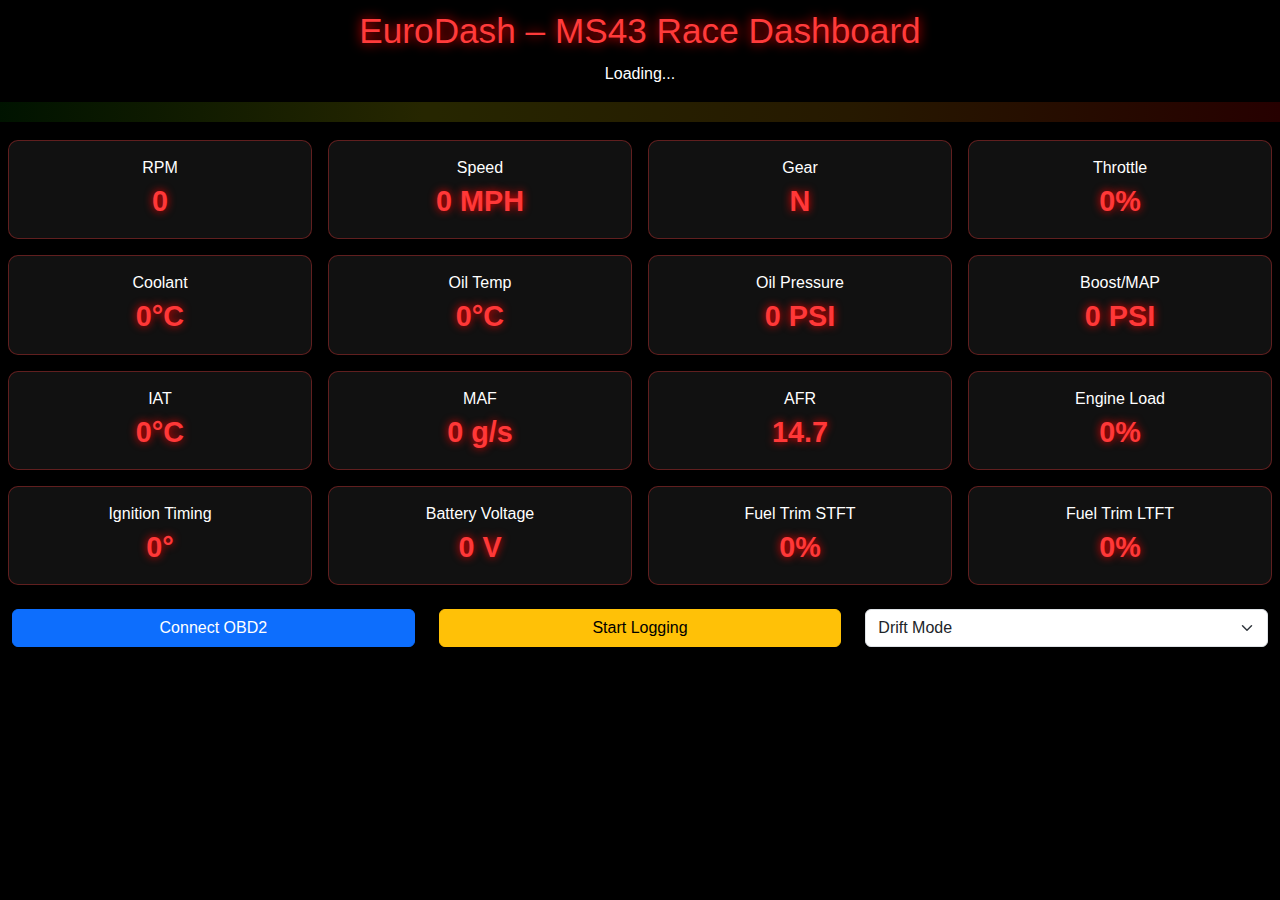
<file: MS43_RPi_Dashboard_CarPlay_Integrated/MS43_RPi_Dashboard_CarPlay_Integrated/index.html>
<!DOCTYPE html>
<html lang="en">
<head>
<meta charset="UTF-8">
<meta name="viewport" content="width=device-width, initial-scale=1.0">
<title>EuroDash – MS43 Race Dashboard</title>
<link rel="stylesheet" href="https://cdn.jsdelivr.net/npm/bootstrap@5.3.0/dist/css/bootstrap.min.css">

<style>
body {
  background: #000;
  color: #fff;
  font-family: "Orbitron", sans-serif;
  overflow-x: hidden;
  margin: 0;
  padding: 0;
}

/* Header */
h1 {
  text-align: center;
  color: #ff3b3b;
  text-shadow: 0 0 12px #ff0000;
  font-size: 2.2rem;
  margin: 10px 0;
}

/* Metrics grid */
.metric-box {
  background: #111;
  border: 1px solid #ff3b3b55;
  border-radius: 10px;
  margin: 8px;
  padding: 15px;
  text-align: center;
  box-shadow: 0 0 12px #000;
}

.metric-label {
  font-size: 0.85rem;
  opacity: 0.7;
}

.metric-value {
  font-size: 1.8rem;
  font-weight: bold;
  color: #ff3838;
  text-shadow: 0 0 8px #ff0000;
}

/* Rev limiter glow */
.rev-glow {
  animation: glowPulse 0.15s infinite;
}

@keyframes glowPulse {
  0% { background-color: rgba(255,0,0,0.3);}
  50% { background-color: rgba(255,0,0,0.6);}
  100% { background-color: rgba(255,0,0,0.3);}
}

/* Shift light bar */
#shiftBar {
  height: 20px;
  width: 100%;
  background: linear-gradient(to right, green, yellow, orange, red);
  opacity: 0.15;
  transition: opacity 0.2s ease;
  margin-bottom: 10px;
}

/* Themes */
.theme-drift { background: #111; color: #0afffb; }
.theme-track { background: #090909; color: #ffdd00; }
.theme-drag { background: #000; color: #ff0044; }

</style>
</head>

<body>

<h1>EuroDash – MS43 Race Dashboard</h1>
<p class="text-center" id="timestamp">Loading...</p>

<div id="shiftBar"></div>

<div class="container-fluid">

  <div class="row text-center">
    <div class="col metric-box">RPM<br><span id="rpm" class="metric-value">0</span></div>
    <div class="col metric-box">Speed<br><span id="speed" class="metric-value">0 MPH</span></div>
    <div class="col metric-box">Gear<br><span id="gear" class="metric-value">N</span></div>
    <div class="col metric-box">Throttle<br><span id="throttle" class="metric-value">0%</span></div>
  </div>

  <div class="row text-center">
    <div class="col metric-box">Coolant<br><span id="coolant" class="metric-value">0°C</span></div>
    <div class="col metric-box">Oil Temp<br><span id="oilTemp" class="metric-value">0°C</span></div>
    <div class="col metric-box">Oil Pressure<br><span id="oilPressure" class="metric-value">0 PSI</span></div>
    <div class="col metric-box">Boost/MAP<br><span id="boost" class="metric-value">0 PSI</span></div>
  </div>

  <div class="row text-center">
    <div class="col metric-box">IAT<br><span id="iat" class="metric-value">0°C</span></div>
    <div class="col metric-box">MAF<br><span id="maf" class="metric-value">0 g/s</span></div>
    <div class="col metric-box">AFR<br><span id="afr" class="metric-value">14.7</span></div>
    <div class="col metric-box">Engine Load<br><span id="load" class="metric-value">0%</span></div>
  </div>

  <div class="row text-center">
    <div class="col metric-box">Ignition Timing<br><span id="timing" class="metric-value">0°</span></div>
    <div class="col metric-box">Battery Voltage<br><span id="voltage" class="metric-value">0 V</span></div>
    <div class="col metric-box">Fuel Trim STFT<br><span id="stft" class="metric-value">0%</span></div>
    <div class="col metric-box">Fuel Trim LTFT<br><span id="ltft" class="metric-value">0%</span></div>
  </div>

  <div class="row text-center mt-3">
    <div class="col"><button class="btn btn-primary w-100" onclick="connectOBD()">Connect OBD2</button></div>
    <div class="col"><button class="btn btn-warning w-100" onclick="toggleLogging()">Start Logging</button></div>
    <div class="col">
      <select class="form-select" onchange="changeTheme(this.value)">
        <option value="drift">Drift Mode</option>
        <option value="track">Track Mode</option>
        <option value="drag">Drag Mode</option>
      </select>
    </div>
  </div>

</div>

<script>
/* Clock */
setInterval(()=>{document.getElementById("timestamp").innerText=new Date().toLocaleTimeString();},1000);

/* Gear detection */
const gearRatios={1:3.82,2:2.2,3:1.4,4:1,5:0.8};
const finalDrive=3.15;
const tireCirc=2.02;

function detectGear(rpm,speed){
  if(speed<2||rpm<900) return "N";
  let best="N",bestDiff=Infinity;
  for(const g in gearRatios){
    const expected=(rpm/(gearRatios[g]*finalDrive))*tireCirc*0.03728;
    const diff=Math.abs(expected-speed);
    if(diff<bestDiff){bestDiff=diff; best=g;}
  }
  return best;
}

/* Shift bar + rev glow */
const redline=6800;
function updateShiftLight(rpm){
  const bar=document.getElementById("shiftBar");
  bar.style.opacity=Math.min(rpm/redline,1);
  if(rpm>redline-300) document.body.classList.add("rev-glow");
  else document.body.classList.remove("rev-glow");
}

/* Logging */
let logging=false;
let csvRows=["RPM,Speed,Coolant,OilTemp,OilPressure,Throttle,Boost,IAT,MAF,AFR,Load,Timing,Voltage,STFT,LTFT,Gear"];
function toggleLogging(){logging=!logging; if(!logging){
  const blob=new Blob([csvRows.join("\n")],{type:"text/csv"});
  const a=document.createElement("a");
  a.href=URL.createObjectURL(blob);
  a.download=`EuroDash_Log_${Date.now()}.csv`;
  a.click();
}}

/* Theme */
function changeTheme(t){document.body.className=""; document.body.classList.add(`theme-${t}`);}

/* Simulated OBD2 */
function connectOBD(){startSimulatedData();}
function startSimulatedData(){
  setInterval(()=>{
    const rpm=Math.floor(Math.random()*7000);
    const speed=Math.floor(Math.random()*120);
    const coolant=85+Math.floor(Math.random()*10);
    const oilTemp=90+Math.floor(Math.random()*15);
    const oilPressure=(20+Math.random()*60).toFixed(1);
    const throttle=Math.floor(Math.random()*100);
    const boost=(Math.random()*15).toFixed(1);
    const iat=25+Math.floor(Math.random()*20);
    const maf=(Math.random()*180).toFixed(1);
    const afr=(13+Math.random()*2).toFixed(1);
    const load=Math.floor(Math.random()*95);
    const timing=Math.floor(Math.random()*30-5);
    const voltage=(12+Math.random()).toFixed(1);
    const stft=(Math.random()*10).toFixed(1);
    const ltft=(Math.random()*10).toFixed(1);
    const gear=detectGear(rpm,speed);

    document.getElementById("rpm").innerText=rpm;
    document.getElementById("speed").innerText=speed+" MPH";
    document.getElementById("coolant").innerText=coolant;
    document.getElementById("oilTemp").innerText=oilTemp;
    document.getElementById("oilPressure").innerText=oilPressure;
    document.getElementById("throttle").innerText=throttle;
    document.getElementById("boost").innerText=boost;
    document.getElementById("iat").innerText=iat;
    document.getElementById("maf").innerText=maf;
    document.getElementById("afr").innerText=afr;
    document.getElementById("load").innerText=load;
    document.getElementById("timing").innerText=timing;
    document.getElementById("voltage").innerText=voltage;
    document.getElementById("stft").innerText=stft;
    document.getElementById("ltft").innerText=ltft;
    document.getElementById("gear").innerText=gear;

    updateShiftLight(rpm);

    if(logging) csvRows.push([rpm,speed,coolant,oilTemp,oilPressure,throttle,boost,iat,maf,afr,load,timing,voltage,stft,ltft,gear].join(","));
  },150);
}
</script>

</body>
</html>
</file>
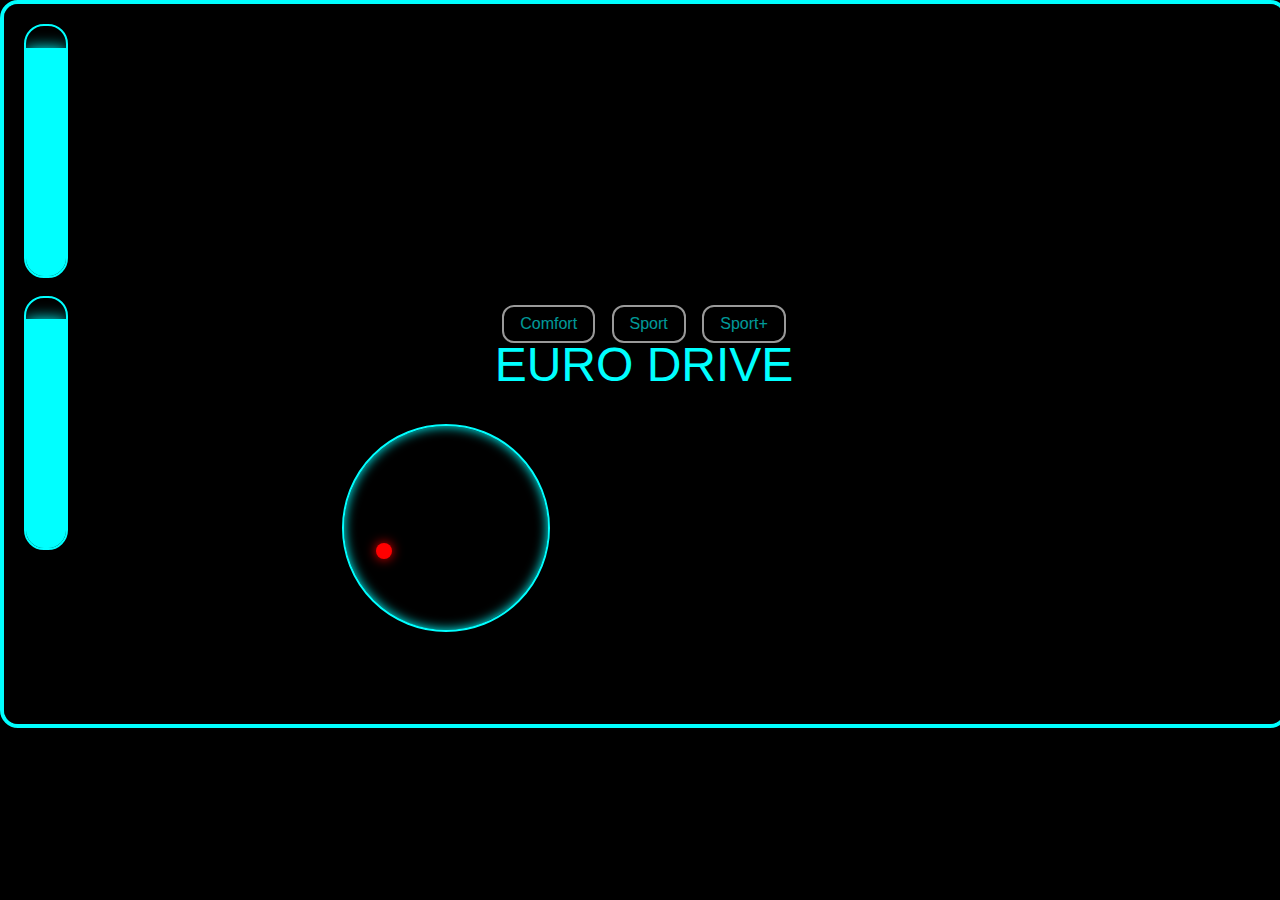
<file: MS43_RPi_Dashboard_CarPlay_Integrated/MS43_RPi_Dashboard_CarPlay_Integrated/theme/datadash.html>
<!-- Neon Dash UI V3 — Full Simulation + Motorsport Modules -->
<html>
<head>
<style>
body { margin:0; padding:0; background:#000; font-family:"Orbitron", sans-serif; color:#0ff; overflow:hidden; }
#screenWrapper { width:1280px; height:720px; margin:auto; background:#000; position:relative; overflow:hidden; border:4px solid #0ff; border-radius:18px; box-shadow:0 0 25px #0ff inset; }

/* Carbon background */
#screenWrapper { background-image:url('https://i.imgur.com/4bZQFhE.png'); background-size:cover; }

/* Layout Grid */
.dashboard-grid { display:grid; grid-template-columns:1fr 2fr 1fr; grid-gap:15px; padding:20px; height:100%; }

/* Neon boxes */
.box { background:rgba(0,0,0,0.55); border:2px solid #0ff; border-radius:14px; padding:12px; box-shadow:0 0 12px #0ff inset; color:#0ff; }

/* SVG RPM Arc */
#rpmArc svg { width:100%; height:200px; }
.needle { stroke:#f00; stroke-width:6; stroke-linecap:round; transform-origin:150px 150px; transition:transform 0.09s linear; }

/* Drive tiles */
.drive-tile { padding:8px 16px; margin:6px; display:inline-block; border:2px solid #fff; border-radius:12px; text-align:center; cursor:pointer; opacity:0.6; transition:0.2s; }
.drive-tile.active { opacity:1; box-shadow:0 0 15px #fff; }

/* G-force Circle */
#gforceCircle { width:180px; height:180px; border:2px solid #0ff; border-radius:50%; position:relative; }
#gDot { width:16px; height:16px; background:#f00; border-radius:50%; position:absolute; top:82px; left:82px; box-shadow:0 0 12px #f00; }

/* Tire Temps */
.tire-grid { display:grid; grid-template-columns:repeat(2,1fr); grid-gap:10px; }
.tire-box { height:60px; border-radius:10px; }

/* Brake Glow */
.brake { width:70px; height:70px; border-radius:50%; background:#222; box-shadow:0 0 5px #f00 inset; margin:auto; }

/* Fuel & Temp bars */
.side-bar { width:40px; height:250px; border:2px solid #0ff; border-radius:20px; position:relative; overflow:hidden; }
.bar-fill { position:absolute; bottom:0; width:100%; background:#0ff; box-shadow:0 0 15px #0ff; height:50%; transition:height .1s; }

/* Startup animation */
#startupOverlay { position:absolute; inset:0; background:#000; display:flex; justify-content:center; align-items:center; font-size:48px; color:#0ff; animation:fadeOut 3s forwards; }
@keyframes fadeOut { 0%{opacity:1;} 100%{opacity:0; visibility:hidden;} }

/* Map / Lap popup */
#mapPopup { position:absolute; top:20px; right:20px; width:260px; height:260px; background:#000c; border:2px solid #0ff; border-radius:12px; padding:10px; display:none; box-shadow:0 0 20px #0ff; }
</style>
</head>
<body>
<div id="screenWrapper">
<div id="startupOverlay">EURO DRIVE</div>

<div class="dashboard-grid">

<!-- LEFT SIDE (Fuel, Temp, Brake Glow) -->
<div>
<div class="side-bar"><div id="fuelBar" class="bar-fill"></div></div>
<br>
<div class="side-bar"><div id="tempBar" class="bar-fill"></div></div>
<br>
<div class="brake" id="brakeGlow"></div>
</div>

<!-- CENTER (RPM, Drive Tiles, G-force, Boost) -->
<div>
<div id="rpmArc" class="box">
<svg viewBox="0 0 300 180">
<path d="M20 160 A130 130 0 0 1 280 160" stroke="#044" stroke-width="16" fill="none"/>
<line id="rpmNeedle" class="needle" x1="150" y1="150" x2="150" y2="40" />
</svg>
<div id="rpmText" style="font-size:32px; text-align:center;">0 RPM</div>
</div>

<div style="text-align:center; margin:10px;">
<div class="drive-tile" id="modeComfort">Comfort</div>
<div class="drive-tile" id="modeSport">Sport</div>
<div class="drive-tile" id="modeSportPlus">Sport+</div>
</div>

<div id="boostBox" class="box" style="text-align:center; font-size:32px;">Boost: <span id="boostVal">0</span> PSI</div>

<div id="gforceCircle" class="box">
<div id="gDot"></div>
</div>
</div>

<!-- RIGHT SIDE (Tire Temps, Lap Timer, Map Popup) -->
<div>
<div class="tire-grid box" id="tireTemps">
<div id="tireFL" class="tire-box"></div>
<div id="tireFR" class="tire-box"></div>
<div id="tireRL" class="tire-box"></div>
<div id="tireRR" class="tire-box"></div>
</div>

<div id="lapTimer" class="box" style="font-size:28px; text-align:center;">
Lap: <span id="lapVal">00:00.00</span>
</div>

<div id="mapPopup">MAP / GPS SIM</div>
</div>
</div>
</div>

<script>
function rand(min,max){ return Math.random()*(max-min)+min; }

function updateSim(){
let rpm = rand(900,7200);
let boost = rand(-10,28);
let fuel = rand(20,100);
let temp = rand(40,100);
let tire = ()=> rand(60,120);
let gX = rand(-1.2,1.2);
let gY = rand(-1.2,1.2);

// RPM
rpmText.innerText = Math.floor(rpm)+" RPM";
let angle = -90 + (rpm/7200)*180;
rpmNeedle.style.transform = `rotate(${angle}deg)`;

// Boost
boostVal.innerText = boost.toFixed(1);

// Fuel / Temp
fuelBar.style.height = fuel + "%";
tempBar.style.height = temp + "%";

// Brake glow
brakeGlow.style.boxShadow = `0 0 ${10+(temp/3)}px #f00 inset`;

// Tire temps
let colors=(v)=>`hsl(${Math.max(0,120-v)},100%,50%)`;
tireFL.style.background=colors(tire());
tireFR.style.background=colors(tire());
tireRL.style.background=colors(tire());
tireRR.style.background=colors(tire());

// G-force
let gx = gX*60;
let gy = gY*60;
gDot.style.left = 82 + gx + "px";
gDot.style.top = 82 - gy + "px";
}
setInterval(updateSim, 100);
</script>
</body>
</html>
</file>
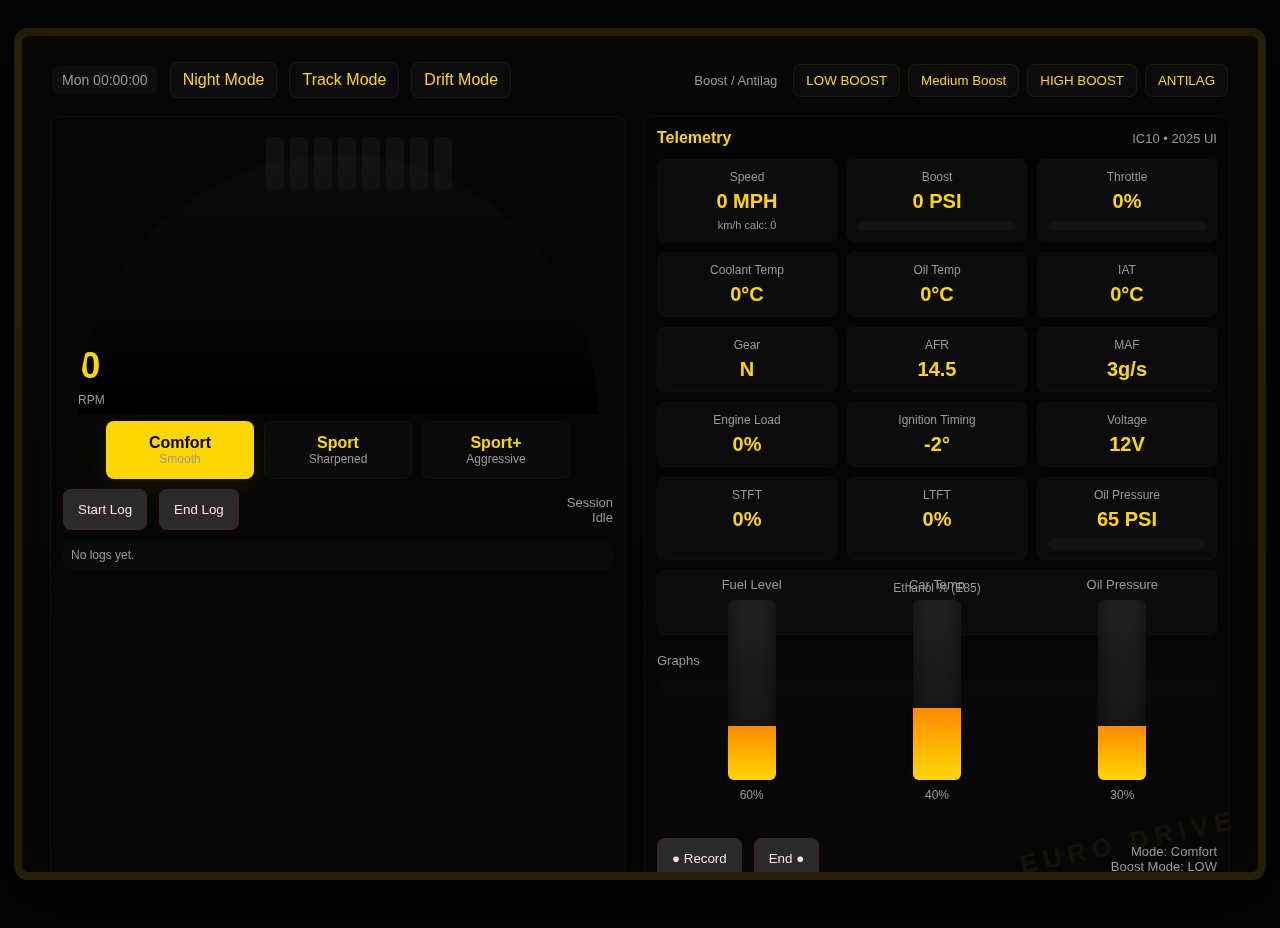
<file: MS43_RPi_Dashboard_CarPlay_Integrated/MS43_RPi_Dashboard_CarPlay_Integrated/theme/modern25dash.html>
<!doctype html>
<html>
<head>
<meta charset="utf-8" />
<meta name="viewport" content="width=device-width,initial-scale=1" />
<title>EuroDash 2025 - IC10</title>
<style>
  /* --- Base / Carbon Background --- */
  :root{
    --gold:#FFD700;
    --bg:#000;
    --panel:#0a0a0a;
    --accent:#ffd700;
    --muted:#999;
    --glass: rgba(255,255,255,0.03);
  }
  html,body{height:100%;margin:0;background:#050505;font-family:Inter,Orbitron,Segoe UI,Roboto, sans-serif;color:var(--gold);-webkit-font-smoothing:antialiased;}
  /* Carbon pattern (CSS) */
  body::before{
    content:"";position:fixed;inset:0;background:
    linear-gradient(135deg, rgba(255,255,255,0.02) 0 1px, transparent 1px),
    linear-gradient(45deg, rgba(255,255,255,0.015) 0 1px, transparent 1px);
    background-size:8px 8px,8px 8px;opacity:0.08;pointer-events:none;
  }

  /* IC10 screen wrapper (square with thick border) */
  .ic10-wrap{
    width:1200px;height:800px;margin:28px auto;border-radius:14px;
    border:8px solid rgba(255,215,0,0.12);box-shadow:0 20px 60px rgba(0,0,0,0.8), inset 0 0 40px rgba(255,215,0,0.02);
    background:linear-gradient(180deg, rgba(255,255,255,0.01), rgba(0,0,0,0.15));
    position:relative;overflow:hidden;
    display:flex;flex-direction:column;padding:18px;
  }

  /* Euro Drive watermark */
  .watermark{
    position:absolute;right:18px;bottom:14px;font-size:26px;opacity:0.06;
    transform:rotate(-12deg);font-weight:700;letter-spacing:6px;color:var(--gold);
    pointer-events:none;
  }

  /* Top bar: time / mode / toggles */
  .topbar{display:flex;align-items:center;justify-content:space-between;padding:8px 12px;}
  .left-top{display:flex;gap:12px;align-items:center;}
  .clock{font-size:14px;color:var(--muted);padding:6px 10px;background:var(--glass);border-radius:6px;}
  .mode-toggle{display:flex;gap:8px;align-items:center;}
  .toggle-btn{padding:8px 12px;border-radius:8px;border:1px solid rgba(255,215,0,0.08);background:#0b0b0b;color:var(--gold);cursor:pointer}
  .toggle-btn.active{background:var(--gold);color:#000;box-shadow:0 0 12px rgba(255,215,0,0.25)}

  /* Main content area layout */
  .main{display:flex;flex:1;gap:18px;padding:10px;}
  /* Left column: big RPM arc + shift lights + drive selector */
  .left-col{width:610px;background:linear-gradient(180deg,#060606, #070707);border-radius:10px;padding:12px;display:flex;flex-direction:column;align-items:center;position:relative;border:1px solid rgba(255,215,0,0.06)}
  
  /* RPM arc container */
  .rpm-container{width:520px;height:280px;position:relative;display:flex;align-items:center;justify-content:center}
  /* semicircle arc */
  .rpm-arc{
    width:520px;height:260px;border-radius:260px 260px 0 0;overflow:hidden;transform:translateY(6%);
    background:linear-gradient(180deg, rgba(255,255,255,0.02), rgba(0,0,0,0.05));
    position:relative;border-bottom:1px solid rgba(255,215,0,0.03);
  }
  .rpm-fill{
    position:absolute;left:0;bottom:0;width:100%;height:0%;
    background: conic-gradient(from 180deg, rgba(255,120,0,0.95), rgba(255,200,0,0.95));
    transform-origin:center bottom;transition:height 0.08s linear;
    filter:drop-shadow(0 6px 18px rgba(255,160,0,0.06));
  }
  .rpm-mask{position:absolute;left:0;bottom:0;width:100%;height:50%;background:linear-gradient(180deg,transparent,#000);pointer-events:none}
  .rpm-center{
    position:absolute;bottom:8px;text-align:center;color:var(--gold);
  }
  .rpm-value{font-size:36px;font-weight:800;letter-spacing:2px}
  .rpm-label{font-size:12px;color:var(--muted);margin-top:6px}

  /* Shift lights (series of vertical bars above arc) */
  .shift-lights{position:absolute;top:8px;display:flex;gap:6px;z-index:8}
  .shift-light{width:18px;height:54px;background:rgba(255,255,255,0.06);border-radius:4px;box-shadow:inset 0 -6px 20px rgba(0,0,0,0.4);}
  .shift-light.on{background:linear-gradient(180deg,#fff 0,#ff8a00 100%);box-shadow:0 6px 18px rgba(255,140,10,0.5);transform:translateY(-6px);transition:all 0.06s ease}

  /* Drive selector tiles */
  .drive-tiles{display:flex;gap:10px;margin-top:12px}
  .tile{padding:12px 18px;border-radius:8px;background:rgba(255,255,255,0.02);border:1px solid rgba(255,215,0,0.04);cursor:pointer;min-width:110px;text-align:center}
  .tile .name{font-weight:700}
  .tile .sub{font-size:12px;color:var(--muted)}
  .tile.active{background:var(--gold);color:#000;box-shadow:0 8px 30px rgba(255,215,0,0.08)}

  /* Right column: metrics grid + graphs */
  .right-col{flex:1;background: linear-gradient(180deg,#050505,#070707);border-radius:10px;padding:12px;display:flex;flex-direction:column;gap:12px;border:1px solid rgba(255,215,0,0.04);min-width:560px}
  .metrics-grid{display:flex;flex-wrap:wrap;gap:10px;align-items:stretch}
  .metric-box{flex:1 0 140px;background:#0b0b0b;padding:10px;border-radius:8px;border:1px solid rgba(255,255,255,0.02);text-align:center}
  .metric-label{font-size:12px;color:var(--muted);margin-bottom:6px}
  .metric-value{font-size:20px;font-weight:700}
  .metric-slant{font-size:11px;color:var(--muted);margin-top:6px}

  /* Horizontal bar for boost / throttle / oil pressure etc. */
  .hbar{height:10px;background:rgba(255,255,255,0.03);border-radius:6px;overflow:hidden;margin-top:8px}
  .hbar > .fill{height:100%;width:0%;background:linear-gradient(90deg,#ffd700,#ff8a00);transition:width 0.08s linear}

  /* Small bar graphs (gas, car temp) */
  .small-graphs{display:flex;gap:12px;align-items:flex-end;height:120px;padding:8px;background:linear-gradient(180deg, rgba(255,255,255,0.01), transparent);border-radius:8px}
  .graph-col{flex:1;background:transparent;padding:6px;border-radius:6px;display:flex;flex-direction:column;align-items:center;justify-content:flex-end}
  .graph-bar{width:48px;border-radius:6px;background:linear-gradient(180deg,#222,#111);height:6px;display:flex;align-items:flex-end;overflow:hidden;box-shadow:inset 0 -8px 18px rgba(0,0,0,0.6)}
  .graph-fill{width:100%;height:0%;background:linear-gradient(180deg,#ff8a00,#ffd700);transition:height 0.12s linear}

  /* Log controls */
  .log-controls{display:flex;gap:12px;align-items:center}
  .record-btn{padding:12px 14px;border-radius:8px;background:#2a2a2a;border:1px solid rgba(255,0,0,0.12);color:#ffdddd;cursor:pointer}
  .record-btn.rec{background:#ff3b3b;color:#fff;box-shadow:0 6px 18px rgba(255,59,59,0.18)}
  .download-link{color:var(--gold);text-decoration:underline;cursor:pointer;font-size:13px}

  /* Log list */
  .log-list{max-height:120px;overflow:auto;padding:8px;background:rgba(255,255,255,0.02);border-radius:8px;font-size:12px;color:var(--muted);}

  /* Night / Track mode styles */
  .track-mode .ic10-wrap{border-color:rgba(255,0,0,0.12)}
  .track-mode .tile.active{background:#ff6b00;color:#000}
  .night-mode .metric-value{color:#fff}
  .Drift-mode .metric-value{color:#ff1a1a}
  /* small responsive */
  @media (max-width:1250px){
    .ic10-wrap{transform:scale(0.95)}
  }
</style>
</head>
<body>
<div class="ic10-wrap" id="icWrap">
  <div class="watermark">EURO DRIVE</div>

  <div class="topbar">
    <div class="left-top">
      <div class="clock" id="clock">Mon 00:00:00</div>
      <div class="toggle-btn" id="nightToggle">Night Mode</div>
      <div class="toggle-btn" id="trackToggle">Track Mode</div>
	   <div class="toggle-btn" id="trackToggle">Drift Mode</div>
    </div>
    <div class="mode-toggle">
      <div style="font-size:13px;color:var(--muted);margin-right:8px">Boost / Antilag</div>
      <button class="toggle-btn" id="lowBoost">LOW BOOST</button>
	  <button class="toggle-btn" id="highBoost">Medium Boost</button>
      <button class="toggle-btn" id="highBoost">HIGH BOOST</button>
      <button class="toggle-btn" id="antilagBtn">ANTILAG</button>
    </div>
  </div>

  <div class="main">
    <!-- LEFT: RPM and Drive tiles -->
    <div class="left-col">
      <div class="rpm-container">
        <div class="shift-lights" id="shiftLights" style="left:calc(50% - 6*12px)">
          <!-- 8 shift lights -->
          <div class="shift-light" data-idx="1"></div>
          <div class="shift-light" data-idx="2"></div>
          <div class="shift-light" data-idx="3"></div>
          <div class="shift-light" data-idx="4"></div>
          <div class="shift-light" data-idx="5"></div>
          <div class="shift-light" data-idx="6"></div>
          <div class="shift-light" data-idx="7"></div>
          <div class="shift-light" data-idx="8"></div>
        </div>

        <div class="rpm-arc" id="rpmArc">
          <div class="rpm-fill" id="rpmFill"></div>
          <div class="rpm-mask"></div>
          <div class="rpm-center">
            <div class="rpm-value" id="rpmVal">0</div>
            <div class="rpm-label">RPM</div>
          </div>
        </div>
      </div>

      <div class="drive-tiles" id="driveTiles">
        <div class="tile active" data-mode="comfort"><div class="name">Comfort</div><div class="sub">Smooth</div></div>
        <div class="tile" data-mode="sport"><div class="name">Sport</div><div class="sub">Sharpened</div></div>
        <div class="tile" data-mode="sportp"><div class="name">Sport+</div><div class="sub">Aggressive</div></div>
      </div>

      <div style="margin-top:10px;width:100%;display:flex;justify-content:space-between;align-items:center">
        <div class="log-controls">
          <button class="record-btn" id="startLog">Start Log</button>
          <button class="record-btn" id="endLog" disabled>End Log</button>
        </div>
        <div style="text-align:right;color:var(--muted);font-size:13px">
          <div>Session</div>
          <div id="sessionState">Idle</div>
        </div>
      </div>

      <div style="margin-top:10px;width:100%">
        <div class="log-list" id="logList">No logs yet.</div>
      </div>
    </div>

    <!-- RIGHT: metrics -->
    <div class="right-col">
      <div style="display:flex;justify-content:space-between;align-items:center">
        <div style="font-size:16px;font-weight:700">Telemetry</div>
        <div style="font-size:13px;color:var(--muted)">IC10 • 2025 UI</div>
      </div>

      <div class="metrics-grid" id="metricsGrid">
        <!-- keep these aligned with earlier UX -->
        <div class="metric-box"><div class="metric-label">Speed</div><div class="metric-value" id="speedVal">0 MPH</div><div class="metric-slant">km/h calc: <span id="kph">0</span></div></div>

        <div class="metric-box"><div class="metric-label">Boost</div><div class="metric-value" id="boostVal">0 PSI</div>
          <div class="hbar"><div class="fill" id="boostBar"></div></div>
        </div>

        <div class="metric-box"><div class="metric-label">Throttle</div><div class="metric-value" id="throttleVal">0%</div>
          <div class="hbar"><div class="fill" id="throttleBar"></div></div>
        </div>

        <div class="metric-box"><div class="metric-label">Coolant Temp</div><div class="metric-value" id="coolantVal">0°C</div></div>

        <div class="metric-box"><div class="metric-label">Oil Temp</div><div class="metric-value" id="oilTempVal">0°C</div></div>

        <div class="metric-box"><div class="metric-label">IAT</div><div class="metric-value" id="iatVal">0°C</div></div>

        <div class="metric-box"><div class="metric-label">Gear</div><div class="metric-value" id="gearVal">N</div></div>
        <div class="metric-box"><div class="metric-label">AFR</div><div class="metric-value" id="afrVal">14.5</div></div>
        <div class="metric-box"><div class="metric-label">MAF</div><div class="metric-value" id="mafVal">3g/s</div></div>
        <div class="metric-box"><div class="metric-label">Engine Load</div><div class="metric-value" id="loadVal">0%</div></div>
        <div class="metric-box"><div class="metric-label">Ignition Timing</div><div class="metric-value" id="timingVal">-2°</div></div>
        <div class="metric-box"><div class="metric-label">Voltage</div><div class="metric-value" id="voltageVal">12V</div></div>

        <div class="metric-box"><div class="metric-label">STFT</div><div class="metric-value" id="stftVal">0%</div></div>
        <div class="metric-box"><div class="metric-label">LTFT</div><div class="metric-value" id="ltftVal">0%</div></div>
        <div class="metric-box"><div class="metric-label">Oil Pressure</div><div class="metric-value" id="oilPressureVal">65 PSI</div>
          <div class="hbar"><div class="fill" id="oilPressureBar"></div></div>
        </div>

        <div class="metric-box"><div class="metric-label">Ethanol % (E85)</div><div class="metric-value" id="e85Val">85%</div></div>
      </div>

      <!-- small graphs area -->
      <div style="margin-top:6px;font-size:13px;color:var(--muted)">Graphs</div>
      <div class="small-graphs" id="smallGraphs">
        <div class="graph-col">
          <div style="font-size:13px;margin-bottom:8px;color:var(--muted)">Fuel Level</div>
          <div class="graph-bar" style="height:180px;">
            <div class="graph-fill" id="fuelFill" style="height:30%"></div>
          </div>
          <div style="margin-top:8px;font-size:12px;color:var(--muted)"><span id="fuelPct">60%</span></div>
        </div>

        <div class="graph-col">
          <div style="font-size:13px;margin-bottom:8px;color:var(--muted)">Car Temp</div>
          <div class="graph-bar" style="height:180px;">
            <div class="graph-fill" id="carTempFill" style="height:40%"></div>
          </div>
          <div style="margin-top:8px;font-size:12px;color:var(--muted)"><span id="carTempPct">40%</span></div>
        </div>

        <div class="graph-col">
          <div style="font-size:13px;margin-bottom:8px;color:var(--muted)">Oil Pressure</div>
          <div class="graph-bar" style="height:180px;">
            <div class="graph-fill" id="opFill" style="height:30%"></div>
          </div>
          <div style="margin-top:8px;font-size:12px;color:var(--muted)"><span id="opPct">30%</span></div>
        </div>
      </div>

      <div style="display:flex;justify-content:space-between;align-items:center;margin-top:10px">
        <div style="display:flex;gap:12px;align-items:center">
          <button class="record-btn" id="recordLeft">● Record</button>
          <button class="record-btn" id="recordRight">End ●</button>
          <a id="downloadCsv" class="download-link" style="display:none">Download CSV</a>
        </div>
        <div style="text-align:right;color:var(--muted);font-size:13px">
          <div>Mode: <span id="activeDrive">Comfort</span></div>
          <div>Boost Mode: <span id="activeBoost">LOW</span></div>
        </div>
      </div>

    </div>
  </div>
</div>

<script>
/* -------------------------
   Simulation + UI binding
   ------------------------- */
const rpmVal = document.getElementById('rpmVal');
const rpmFill = document.getElementById('rpmFill');
const shiftLights = Array.from(document.querySelectorAll('.shift-light'));
const speedVal = document.getElementById('speedVal');
const kph = document.getElementById('kph');
const boostVal = document.getElementById('boostVal');
const boostBar = document.getElementById('boostBar');
const throttleVal = document.getElementById('throttleVal');
const throttleBar = document.getElementById('throttleBar');
const coolantVal = document.getElementById('coolantVal');
const oilTempVal = document.getElementById('oilTempVal');
const iatVal = document.getElementById('iatVal');
const mafVal = document.getElementById('mafVal');
const afrVal = document.getElementById('afrVal');
const loadVal = document.getElementById('loadVal');
const timingVal = document.getElementById('timingVal');
const voltageVal = document.getElementById('voltageVal');
const stftVal = document.getElementById('stftVal');
const ltftVal = document.getElementById('ltftVal');
const oilPressureVal = document.getElementById('oilPressureVal');
const oilPressureBar = document.getElementById('oilPressureBar');
const e85Val = document.getElementById('e85Val');
const gearVal = document.getElementById('gearVal');

const fuelFill = document.getElementById('fuelFill');
const fuelPct = document.getElementById('fuelPct');
const carTempFill = document.getElementById('carTempFill');
const carTempPct = document.getElementById('carTempPct');
const opFill = document.getElementById('opFill');
const opPct = document.getElementById('opPct');

const rpmArc = document.getElementById('rpmArc');
const rpmFillEl = document.getElementById('rpmFill');

const driveTiles = document.querySelectorAll('.tile');
const activeDriveLabel = document.getElementById('activeDrive');

const lowBoostBtn = document.getElementById('lowBoost');
const highBoostBtn = document.getElementById('highBoost');
const antilagBtn = document.getElementById('antilagBtn');
const activeBoostLabel = document.getElementById('activeBoost');

const nightToggle = document.getElementById('nightToggle');
const trackToggle = document.getElementById('trackToggle');
const icWrap = document.getElementById('icWrap');

const startLog = document.getElementById('startLog');
const endLog = document.getElementById('endLog');
const logList = document.getElementById('logList');
const recordLeft = document.getElementById('recordLeft');
const recordRight = document.getElementById('recordRight');
const downloadCsv = document.getElementById('downloadCsv');
const sessionState = document.getElementById('sessionState');

let mode = 'comfort'; // comfort | sport | sportp
let boostMode = 'low'; // low | high
let antilagActive = false;

/* Logging */
let logging=false;
let currentLog=[]; // accumulate arrays of objects
let sessions=[];

/* Clock */
function updateClock(){
  const d = new Date();
  const dayNames = ['Sun','Mon','Tue','Wed','Thu','Fri','Sat'];
  const day = dayNames[d.getDay()];
  const dateStr = `${day} ${String(d.getMonth()+1).padStart(2,'0')}/${String(d.getDate()).padStart(2,'0')} ${String(d.getHours()).padStart(2,'0')}:${String(d.getMinutes()).padStart(2,'0')}:${String(d.getSeconds()).padStart(2,'0')}`;
  document.getElementById('clock').innerText = dateStr;
}
setInterval(updateClock,1000);
updateClock();

/* Drive tiles interaction */
driveTiles.forEach(t => {
  t.addEventListener('click', () => {
    driveTiles.forEach(x => x.classList.remove('active'));
    t.classList.add('active');
    mode = t.getAttribute('data-mode');
    activeDriveLabel.innerText = t.querySelector('.name').innerText;
  });
});

/* Boost & antilag toggles */
lowBoostBtn.addEventListener('click', () => {
  boostMode = 'low'; lowBoostBtn.classList.add('active'); highBoostBtn.classList.remove('active');
  activeBoostLabel.innerText='LOW';
});
highBoostBtn.addEventListener('click', () => {
  boostMode = 'high'; highBoostBtn.classList.add('active'); lowBoostBtn.classList.remove('active');
  activeBoostLabel.innerText='HIGH';
});
antilagBtn.addEventListener('click', () => {
  antilagActive = !antilagActive;
  antilagBtn.classList.toggle('active');
});

/* Night / Track toggles (visual only) */
nightToggle.addEventListener('click', ()=> {
  document.body.classList.toggle('night-mode');
  nightToggle.classList.toggle('active');
});
trackToggle.addEventListener('click', ()=> {
  document.body.classList.toggle('track-mode');
  trackToggle.classList.toggle('active');
  icWrap.classList.toggle('track-mode');
});

/* Logging controls */
function appendLogRow(obj){
  currentLog.push(obj);
  updateLogList();
}
function updateLogList(){
  if(currentLog.length===0) { logList.innerText = "No logs yet."; return; }
  logList.innerHTML = currentLog.slice(-12).map((r,i)=> {
    return `<div style="padding:6px;border-bottom:1px dashed rgba(255,255,255,0.02);font-size:12px">
      ${r.t} | RPM:${r.rpm} | SPD:${r.speed} | Boost:${r.boost} | TH:${r.throttle}%</div>`;
  }).join('');
}
startLog.addEventListener('click', ()=>{
  logging = true; startLog.disabled=true; endLog.disabled=false;
  startLog.classList.add('rec'); sessionState.innerText = "Logging";
  currentLog=[];
  downloadCsv.style.display='none';
});
endLog.addEventListener('click', ()=>{
  logging=false; startLog.disabled=false; endLog.disabled=true;
  startLog.classList.remove('rec'); sessionState.innerText = "Idle";
  // push session and enable download
  if(currentLog.length>0){
    sessions.push(currentLog.slice());
    downloadCsv.style.display='inline';
    downloadCsv.onclick = ()=> downloadCSV(currentLog);
  }
  updateLogList();
});

/* Left / Right record buttons (alternate) */
recordLeft.addEventListener('click', ()=> { startLog.click(); });
recordRight.addEventListener('click', ()=> { endLog.click(); });

function downloadCSV(data){
  const header = Object.keys(data[0]).join(',');
  const rows = data.map(r => Object.values(r).join(',')).join('\n');
  const csv = header + '\n' + rows;
  const blob = new Blob([csv], {type:'text/csv'});
  const url = URL.createObjectURL(blob);
  downloadCsv.href = url;
  downloadCsv.download = `eurodash_log_${Date.now()}.csv`;
  // trigger download
  downloadCsv.click();
  setTimeout(()=> URL.revokeObjectURL(url),2000);
}

/* Gear detection math (same as earlier concept) */
const gearRatios = {1:3.82,2:2.2,3:1.4,4:1,5:0.8};
const finalDrive = 3.15;
const tireCirc = 2.02;
function detectGear(rpm,speed){
  if(speed < 2 || rpm < 900) return 'N';
  let best='N', bestDiff=Infinity;
  for(const g in gearRatios){
    const expected = (rpm/(gearRatios[g]*finalDrive))*tireCirc*0.03728;
    const diff = Math.abs(expected - speed);
    if(diff < bestDiff){ bestDiff = diff; best = g; }
  }
  return best;
}

/* Utility random */
function rand(min,max){ return Math.random()*(max-min)+min; }

/* Simulation parameters tuned by mode */
function modeParams(mode){
  if(mode==='comfort'){
    return { rpmMul:0.6, throttleJit:6, boostMax:8, fuelUse:0.02, tempRamp:0.02 };
  } else if(mode==='sport'){
    return { rpmMul:0.85, throttleJit:12, boostMax:14, fuelUse:0.035, tempRamp:0.035 };
  } else {
    return { rpmMul:1.0, throttleJit:20, boostMax:22, fuelUse:0.055, tempRamp:0.06 };
  }
}

/* State */
let sim = {
  rpm: 800, speed:0, boost:-2, throttle:0, coolant:88, oilTemp:90, iat:22,
  maf:12.3, afr:14.7, load:12, timing:3, voltage:12.6, stft:0, ltft:0, oilPress:28, e85:0,
  fuel: 62, // %
  carTempPct: 32,
};

/* animate / update function (runs at ~10Hz) */
function updateSim(){
  const p = modeParams(mode);
  // throttle responds to mode with a bias + jitter
  const targetThrottle = Math.max(0, Math.min(100, (p.rpmMul*rand(10,80))+ (mode==='sportp'?15:0)));
  sim.throttle += (targetThrottle - sim.throttle) * 0.12 + rand(-p.throttleJit,p.throttleJit)*0.02;

  // RPM responds to throttle and speed
  const rpmTarget = 800 + sim.throttle * (55 * p.rpmMul);
  sim.rpm += (rpmTarget - sim.rpm) * 0.14 + rand(-80,80);

  // speed roughly proportional to rpm/gear - with some smoothing
  const approximateSpeed = sim.rpm / 70; // arbitrary mapping for realism
  sim.speed += (approximateSpeed - sim.speed) * 0.08 + rand(-1,1);

  // Boost: base depends on boost mode + throttle + antilag
  let boostBase = boostMode === 'high' ? rand(8, p.boostMax) : rand(-6,6);
  if(antilagActive) boostBase += rand(6,14);
  // throttle amplifies boost slightly
  sim.boost += (boostBase - sim.boost) * 0.18 + rand(-0.6,0.6);

  // temps / pressures
  sim.coolant += (rand(80,100) - sim.coolant) * 0.03 * p.tempRamp;
  sim.oilTemp += (rand(85,120) - sim.oilTemp) * 0.035 * p.tempRamp;
  sim.iat += (rand(18,48) - sim.iat) * 0.04;
  sim.maf = Math.max(0, sim.throttle * rand(0.8,1.6));
  sim.afr += (rand(12,15) - sim.afr) * 0.08;
  sim.load = Math.max(0, Math.min(100, sim.throttle*rand(0.7,1.1)));
  sim.timing += (rand(-3,25) - sim.timing) * 0.06;
  sim.voltage += (rand(11.5,14.6) - sim.voltage) * 0.02;
  sim.stft += (rand(-5,5) - sim.stft) * 0.05;
  sim.ltft += (rand(-5,5) - sim.ltft) * 0.04;
  sim.oilPress += (rand(22,65) - sim.oilPress) * 0.06;

  // e85 simulated
  sim.e85 += (rand(45,85) - sim.e85) * 0.015;

  // fuel & car temp graph
  sim.fuel = Math.max(6, sim.fuel - p.fuelUse * 0.05); // slowly consume
  sim.carTempPct += (sim.oilTemp - (sim.carTempPct*3)) * 0.001 * p.tempRamp;
  sim.carTempPct = Math.max(5, Math.min(100, sim.carTempPct));

  // round for display
  const rpm = Math.round(sim.rpm);
  const speed = Math.round(sim.speed);
  const boost = Math.round(sim.boost*10)/10;
  const throttle = Math.round(sim.throttle);
  const coolant = Math.round(sim.coolant);
  const oilTemp = Math.round(sim.oilTemp);
  const iat = Math.round(sim.iat);
  const maf = (Math.round(sim.maf*10)/10);
  const afr = (Math.round(sim.afr*10)/10);
  const load = Math.round(sim.load);
  const timing = Math.round(sim.timing);
  const voltage = (Math.round(sim.voltage*10)/10);
  const stft = (Math.round(sim.stft*10)/10);
  const ltft = (Math.round(sim.ltft*10)/10);
  const oilPress = Math.round(sim.oilPress*10)/10;
  const e85 = Math.round(sim.e85);

  // update DOM
  rpmVal.innerText = rpm.toLocaleString();
  // Fill arc height mapped to rpm (0..7000 -> 0..100%)
  const rpmPct = Math.max(0, Math.min(100, rpm / 7000 * 100));
  rpmFillEl.style.height = rpmPct + '%';

  // shift lights: light up progressively between 3500 -> 6800
  const slStart = 3500, slEnd = 6800;
  const slRange = slEnd - slStart;
  const slPct = Math.max(0, Math.min(1, (rpm - slStart)/slRange));
  const lightsOn = Math.round(slPct * shiftLights.length);
  shiftLights.forEach((el,i) => {
    if(i < lightsOn) el.classList.add('on'); else el.classList.remove('on');
  });

  speedVal.innerText = speed + ' MPH';
  kph.innerText = Math.round(speed * 1.609).toString();
  boostVal.innerText = boost + ' PSI';
  boostBar.style.width = Math.max(0,Math.min(100, (boost + 10) / 40 * 100)) + '%';
  throttleVal.innerText = throttle + '%';
  throttleBar.style.width = throttle + '%';
  coolantVal.innerText = coolant + '°C';
  oilTempVal.innerText = oilTemp + '°C';
  iatVal.innerText = iat + '°C';
  mafVal.innerText = maf + ' g/s';
  afrVal.innerText = afr;
  loadVal.innerText = load + '%';
  timingVal.innerText = timing + '°';
  voltageVal.innerText = voltage + 'V';
  stftVal.innerText = stft + '%';
  ltftVal.innerText = ltft + '%';
  oilPressureVal.innerText = oilPress + ' PSI';
  oilPressureBar.style.width = Math.max(0,Math.min(100,(oilPress-10)/70*100)) + '%';
  e85Val.innerText = e85 + '%';
  gearVal.innerText = detectGear(rpm,speed);

  // graphs:
  const fuelH = Math.max(3, sim.fuel);
  fuelFill.style.height = fuelH + '%';
  fuelPct.innerText = Math.round(fuelH) + '%';

  const carTempH = Math.max(3, Math.min(100, sim.carTempPct));
  carTempFill.style.height = carTempH + '%';
  carTempPct.innerText = Math.round(carTempH) + '%';

  const opH = Math.max(5, (oilPress/80)*100);
  opFill.style.height = opH + '%';
  opPct.innerText = Math.round(opH) + '%';

  // append to log if logging
  if(logging){
    const t = new Date().toISOString();
    appendLogRow({t, rpm, speed, boost, throttle, coolant, oilTemp, e85});
  }
}

/* run at ~10Hz */
setInterval(updateSim, 100);

/* initialize UI default states */
lowBoostBtn.classList.add('active');
document.getElementById('activeBoost').innerText='LOW';

/* seed some starting values */
sim.rpm = 900;
sim.speed = 0;
sim.boost = -5,;
sim.throttle = 6;
sim.coolant = 45;
sim.oilTemp = 90;
sim.e85 = 80;

/* start automatic clock update already handles time display */

/* small UX tweaks for button states */
document.getElementById('lowBoost').click();

/* Ensure page is visible */
updateSim();
</script>
</body>
</html>
</file>
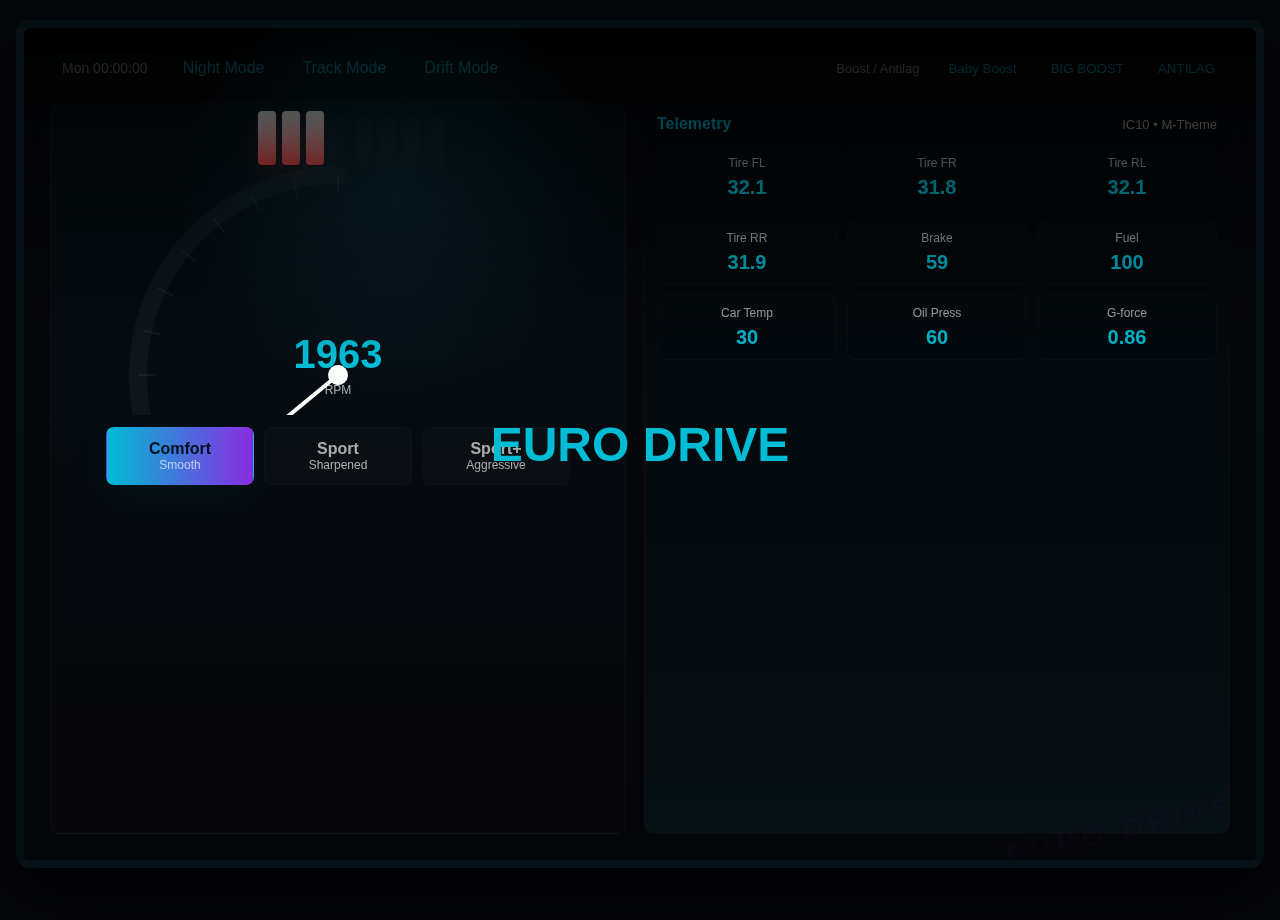
<file: MS43_RPi_Dashboard_CarPlay_Integrated/MS43_RPi_Dashboard_CarPlay_Integrated/theme/NEWSTYLE.HTML>
<!doctype html>
<html>
<head>
<meta charset="utf-8" />
<meta name="viewport" content="width=device-width,initial-scale=1" />
<title>EuroDash — M-Theme Simulation</title>
<style>
:root{
  --m-cyan:#00bcd4;
  --m-mag:#8a2be2;
  --m-red:#ff3b3b;
  --bg:#05060a;
  --panel:#07080b;
  --glass: rgba(255,255,255,0.02);
  --muted: rgba(255,255,255,0.65);
  --accent1: var(--m-cyan);
  --accent2: var(--m-mag);
  --accent3: var(--m-red);
}
html,body{height:100%;margin:0;background:var(--bg);font-family:Inter,Orbitron,Segoe UI,Roboto,sans-serif;color:var(--m-cyan);-webkit-font-smoothing:antialiased;}
body::before{
  content:"";position:fixed;inset:0;background:
  linear-gradient(135deg, rgba(255,255,255,0.01) 0 1px, transparent 1px),
  linear-gradient(45deg, rgba(255,255,255,0.008) 0 1px, transparent 1px);
  background-size:8px 8px,8px 8px;opacity:0.04;pointer-events:none;
}
.ic10-wrap{
  width:1200px;height:800px;margin:20px auto;border-radius:14px;
  border:8px solid rgba(0,188,212,0.06);box-shadow:0 24px 60px rgba(0,0,0,0.8), inset 0 0 40px rgba(0,188,212,0.02);
  background:linear-gradient(180deg, rgba(255,255,255,0.01), rgba(0,0,0,0.12));
  position:relative;overflow:hidden;display:flex;flex-direction:column;padding:16px;
}
.watermark{position:absolute;right:18px;bottom:14px;font-size:28px;opacity:0.04;transform:rotate(-12deg);font-weight:700;letter-spacing:6px;color:var(--m-mag);pointer-events:none;}
.topbar{display:flex;align-items:center;justify-content:space-between;padding:6px 12px;}
.left-top{display:flex;gap:12px;align-items:center;}
.clock{font-size:14px;color:var(--muted);padding:6px 10px;background:var(--glass);border-radius:6px;}
.mode-toggle{display:flex;gap:8px;align-items:center;}
.toggle-btn{padding:8px 12px;border-radius:8px;border:1px solid rgba(255,255,255,0.04);background:transparent;color:var(--m-cyan);cursor:pointer}
.toggle-btn.active{background:linear-gradient(90deg,var(--accent1),var(--accent2));color:#001020;box-shadow:0 8px 28px rgba(138,43,226,0.08)}
.main{display:flex;flex:1;gap:18px;padding:10px;}
.left-col{width:620px;background:linear-gradient(180deg,#061016, #07060a);border-radius:10px;padding:12px;display:flex;flex-direction:column;align-items:center;position:relative;border:1px solid rgba(255,255,255,0.03)}
.rpm-container{width:520px;height:300px;position:relative;display:flex;align-items:center;justify-content:center;}
.rpm-svg{width:520px;height:300px}
.rpm-center{position:absolute;bottom:18px;text-align:center;color:var(--m-cyan)}
.rpm-value{font-size:40px;font-weight:900}
.rpm-label{font-size:12px;color:var(--muted);margin-top:6px}
.shift-lights{position:absolute;top:14px;display:flex;gap:6px;z-index:8}
.shift-light{width:18px;height:54px;background:rgba(255,255,255,0.04);border-radius:4px;box-shadow:inset 0 -6px 20px rgba(0,0,0,0.4);transition:all 0.06s ease;}
.shift-light.on{background:linear-gradient(180deg,#fff,var(--accent3));box-shadow:0 8px 26px rgba(255,59,59,0.18);transform:translateY(-6px)}
.drive-tiles{display:flex;gap:10px;margin-top:14px}
.tile{padding:12px 18px;border-radius:8px;background:rgba(255,255,255,0.02);border:1px solid rgba(255,255,255,0.02);cursor:pointer;min-width:110px;text-align:center;color:var(--muted)}
.tile .name{font-weight:800}
.tile .sub{font-size:12px;color:var(--muted)}
.tile.active{background:linear-gradient(90deg,var(--accent1),var(--accent2));color:#001020;box-shadow:0 12px 40px rgba(0,188,212,0.06)}
.right-col{flex:1;background: linear-gradient(180deg,#02060a,#071014);border-radius:10px;padding:12px;display:flex;flex-direction:column;gap:12px;border:1px solid rgba(255,255,255,0.02);min-width:560px}
.metrics-grid{display:flex;flex-wrap:wrap;gap:10px;align-items:stretch}
.metric-box{flex:1 0 140px;background:linear-gradient(180deg, rgba(255,255,255,0.01), rgba(0,0,0,0.06));padding:10px;border-radius:8px;border:1px solid rgba(255,255,255,0.02);text-align:center}
.metric-label{font-size:12px;color:var(--muted);margin-bottom:6px}
.metric-value{font-size:20px;font-weight:800;color:var(--m-cyan)}
.metric-value.warn{color:var(--m-red)}
.metric-slant{font-size:11px;color:var(--muted);margin-top:6px}
.hbar{height:10px;background:rgba(255,255,255,0.03);border-radius:6px;overflow:hidden;margin-top:8px}
.hbar>.fill{height:100%;width:0%;background:linear-gradient(90deg,var(--accent1),var(--accent2),var(--accent3));transition:width 0.08s linear}
.small-graphs{display:flex;gap:12px;align-items:flex-end;height:120px;padding:8px;background:linear-gradient(180deg, rgba(255,255,255,0.01), transparent);border-radius:8px}
.graph-col{flex:1;background:transparent;padding:6px;border-radius:6px;display:flex;flex-direction:column;align-items:center;justify-content:flex-end}
.graph-bar{width:48px;border-radius:6px;background:linear-gradient(180deg,#111,#070707);height:6px;display:flex;align-items:flex-end;overflow:hidden;box-shadow:inset 0 -8px 18px rgba(0,0,0,0.6)}
.graph-fill{width:100%;height:0%;background:linear-gradient(180deg,var(--accent3),var(--accent2));transition:height 0.12s linear}
.log-controls{display:flex;gap:12px;align-items:center}
.record-btn{padding:10px 14px;border-radius:8px;background:#111;border:1px solid rgba(255,0,0,0.12);color:var(--accent3);cursor:pointer}
.record-btn.rec{background:var(--accent3);color:#fff;box-shadow:0 6px 18px rgba(255,59,59,0.12)}
.download-link{color:var(--m-cyan);text-decoration:underline;cursor:pointer;font-size:13px}
.log-list{max-height:140px;overflow:auto;padding:8px;background:rgba(255,255,255,0.01);border-radius:8px;font-size:12px;color:var(--muted);}
.small-controls{display:flex;gap:8px;align-items:center;flex-wrap:wrap}
.mode-pill{padding:6px 10px;border-radius:8px;border:1px solid rgba(255,255,255,0.03);background:transparent;color:var(--muted);cursor:pointer}
.mode-pill.active{background:linear-gradient(90deg,var(--accent1),var(--accent2));color:#001020}
.modules{display:flex;gap:12px;align-items:center;margin-top:6px}
.gforce{width:140px;height:140px;border-radius:50%;border:2px solid rgba(255,255,255,0.02);position:relative;display:flex;align-items:center;justify-content:center}
.g-dot{width:10px;height:10px;border-radius:50%;background:var(--accent3);box-shadow:0 6px 18px rgba(255,59,59,0.12);position:absolute;left:65px;top:65px;transition:transform 0.08s}
.tire-grid{display:grid;grid-template-columns:repeat(2,1fr);gap:8px;width:200px}
.tire-box{height:52px;border-radius:8px;background:linear-gradient(90deg,#111,#0a0a0a);display:flex;align-items:center;justify-content:center;color:var(--muted)}
.brake-dot{width:46px;height:46px;border-radius:50%;background:#111;box-shadow:inset 0 -8px 20px rgba(0,0,0,0.6),0 0 0 rgba(0,0,0,0);transition:box-shadow 0.12s}
.map-popup{position:absolute;right:18px;top:90px;width:420px;height:260px;background:linear-gradient(180deg,rgba(0,0,0,0.6),rgba(0,0,0,0.35));border-radius:10px;padding:8px;display:none;border:1px solid rgba(255,255,255,0.02)}
.startup{position:absolute;inset:0;background:radial-gradient(circle at 30% 20%, rgba(0,188,212,0.08), transparent 20%),linear-gradient(180deg, rgba(0,0,0,0.9), transparent 40%);display:flex;align-items:center;justify-content:center;z-index:1000;font-size:48px;color:var(--m-cyan);font-weight:900;pointer-events:none;animation:fadeOut 2.4s ease forwards;}
@keyframes fadeOut{0%{opacity:1}70%{opacity:1}100%{opacity:0;visibility:hidden}}
@media(max-width:1250px){.ic10-wrap{transform:scale(0.92)}}
</style>
</head>
<body>
<div class="ic10-wrap" id="icWrap">
  <div class="startup" id="startup">EURO DRIVE</div>
  <div class="watermark">EURO DRIVE</div>

  <div class="topbar">
    <div class="left-top">
      <div class="clock" id="clock">Mon 00:00:00</div>
      <div class="toggle-btn" id="nightToggle">Night Mode</div>
      <div class="toggle-btn" id="trackToggle">Track Mode</div>
      <div class="toggle-btn" id="driftToggle">Drift Mode</div>
    </div>
    <div class="mode-toggle">
      <div style="font-size:13px;color:var(--muted);margin-right:8px">Boost / Antilag</div>
      <button class="toggle-btn" id="lowBoost">Baby Boost</button>
      <button class="toggle-btn" id="highBoost">BIG BOOST</button>
      <button class="toggle-btn" id="antilagBtn">ANTILAG</button>
    </div>
  </div>

  <div class="main">
    <!-- LEFT: RPM, shift lights, drive tiles -->
    <div class="left-col">
      <div class="shift-lights" id="shiftLights" style="left:calc(50% - 80px)">
        <div class="shift-light" data-idx="1"></div>
        <div class="shift-light" data-idx="2"></div>
        <div class="shift-light" data-idx="3"></div>
        <div class="shift-light" data-idx="4"></div>
        <div class="shift-light" data-idx="5"></div>
        <div class="shift-light" data-idx="6"></div>
        <div class="shift-light" data-idx="7"></div>
        <div class="shift-light" data-idx="8"></div>
      </div>

      <div class="rpm-container">
        <svg class="rpm-svg" viewBox="0 0 520 300" preserveAspectRatio="xMidYMid meet">
          <defs>
            <linearGradient id="gM" x1="0%" x2="100%">
              <stop offset="0%" stop-color="var(--accent1)"/>
              <stop offset="50%" stop-color="var(--accent2)"/>
              <stop offset="100%" stop-color="var(--accent3)"/>
            </linearGradient>
          </defs>
          <g id="ticks"></g>
          <path id="arcBg" d="" fill="none" stroke="rgba(255,255,255,0.04)" stroke-width="18" stroke-linecap="round"/>
          <path id="arc" d="" fill="none" stroke="url(#gM)" stroke-width="18" stroke-linecap="round"/>
          <g id="needleGroup" style="transform-origin:260px 260px;">
            <line id="needle" x1="260" y1="260" x2="260" y2="80" stroke="#fff" stroke-width="4" stroke-linecap="round" />
            <circle cx="260" cy="260" r="10" fill="#fff"/>
          </g>
        </svg>
        <div class="rpm-center">
          <div class="rpm-value" id="rpmVal">0</div>
          <div class="rpm-label">RPM</div>
        </div>
      </div>

      <div class="drive-tiles" id="driveTiles" style="margin-top:12px">
        <div class="tile active" data-mode="comfort"><div class="name">Comfort</div><div class="sub">Smooth</div></div>
        <div class="tile" data-mode="sport"><div class="name">Sport</div><div class="sub">Sharpened</div></div>
        <div class="tile" data-mode="sportp"><div class="name">Sport+</div><div class="sub">Aggressive</div></div>
      </div>
    </div>

    <!-- RIGHT: metrics, graphs, modules -->
    <div class="right-col">
      <div style="display:flex;justify-content:space-between;align-items:center">
        <div style="font-size:16px;font-weight:700">Telemetry</div>
        <div style="font-size:13px;color:var(--muted)">IC10 • M-Theme</div>
      </div>
      <div class="metrics-grid" id="metricsGrid"></div>
    </div>
  </div>
</div>

<script>
/* --- Full JS Simulation logic --- */
const rpmVal = document.getElementById('rpmVal');
const arc = document.getElementById('arc');
const arcBg = document.getElementById('arcBg');
const ticksGroup = document.getElementById('ticks');
const needleGroup = document.getElementById('needleGroup');
const driveTiles = document.querySelectorAll('.tile');
const activeDriveLabel = document.getElementById('activeDrive');
const lowBoostBtn = document.getElementById('lowBoost');
const highBoostBtn = document.getElementById('highBoost');
const antilagBtn = document.getElementById('antilagBtn');
const activeBoostLabel = document.getElementById('activeBoost')||{innerText:''};
const nightToggle = document.getElementById('nightToggle');
const trackToggle = document.getElementById('trackToggle');
const driftToggle = document.getElementById('driftToggle');
const mapPopup = document.getElementById('mapPopup');
const startup = document.getElementById('startup');

setTimeout(()=> startup.style.display='none', 2400);

const cx=260, cy=260, r=200;
const startAngle=-180, endAngle=0;
function polar(cx,cy,r,deg){const a=(deg-90)*Math.PI/180;return {x: cx+r*Math.cos(a),y: cy+r*Math.sin(a)}}
function describeArc(cx,cy,r,startDeg,endDeg){const s=polar(cx,cy,r,endDeg); const e=polar(cx,cy,r,startDeg); const laf=(endDeg-startDeg)<=180?0:1; return `M ${s.x} ${s.y} A ${r} ${r} 0 ${laf} 0 ${e.x} ${e.y}`;}
arcBg.setAttribute('d', describeArc(cx,cy,r,startAngle,endAngle));
arc.setAttribute('d', describeArc(cx,cy,r,startAngle,startAngle));

function drawTicks(){ticksGroup.innerHTML='';for(let v=0;v<=7000;v+=500){const pct=v/7000;const angle=startAngle+pct*(endAngle-startAngle);const outer=polar(cx,cy,r,angle);const inner=polar(cx,cy,r-18,angle);const l=document.createElementNS('http://www.w3.org/2000/svg','line');l.setAttribute('x1',outer.x);l.setAttribute('y1',outer.y);l.setAttribute('x2',inner.x);l.setAttribute('y2',inner.y);l.setAttribute('stroke','rgba(255,255,255,0.05)');l.setAttribute('stroke-width','2');ticksGroup.appendChild(l);}}
drawTicks();

let sim={rpm:0,rpmTarget:0,gX:0,gY:0,tireFL:32,tireFR:32,tireRL:32,tireRR:32,brakeTemp:60,fuel:100,carTempPct:30,oilPress:60};
let logData=[];
function updateMetrics(){rpmVal.innerText=Math.round(sim.rpm);
  const rpmPct=Math.min(sim.rpm/7000,1);
  arc.setAttribute('d', describeArc(cx,cy,r,startAngle,startAngle+(endAngle-startAngle)*rpmPct));
  needleGroup.style.transform=`rotate(${startAngle+180*rpmPct}deg)`;
  
  // shift lights
  document.querySelectorAll('.shift-light').forEach((l,i)=>l.classList.toggle('on',sim.rpm>500*(i+1)));

  // metrics
  const metricsGrid = document.getElementById('metricsGrid');
  if(!metricsGrid.dataset.inited){
    const names=['Tire FL','Tire FR','Tire RL','Tire RR','Brake','Fuel','Car Temp','Oil Press','G-force'];
    names.forEach(n=>{
      const div=document.createElement('div');div.className='metric-box';div.innerHTML=`<div class="metric-label">${n}</div><div class="metric-value" id="${n.replace(/\s/g,'')}Val">0</div>`;metricsGrid.appendChild(div);
    });metricsGrid.dataset.inited=true;
  }
  document.getElementById('TireFLVal').innerText=sim.tireFL.toFixed(1);
  document.getElementById('TireFRVal').innerText=sim.tireFR.toFixed(1);
  document.getElementById('TireRLVal').innerText=sim.tireRL.toFixed(1);
  document.getElementById('TireRRVal').innerText=sim.tireRR.toFixed(1);
  document.getElementById('BrakeVal').innerText=Math.round(sim.brakeTemp);
  document.getElementById('FuelVal').innerText=Math.round(sim.fuel);
  document.getElementById('CarTempVal').innerText=Math.round(sim.carTempPct);
  document.getElementById('OilPressVal').innerText=Math.round(sim.oilPress);
  document.getElementById('G-forceVal').innerText=(Math.sqrt(sim.gX**2+sim.gY**2)).toFixed(2);
}

// drive tiles
driveTiles.forEach(tile=>tile.addEventListener('click',()=>{driveTiles.forEach(t=>t.classList.remove('active'));tile.classList.add('active');}));

// boost toggles
[lowBoostBtn,highBoostBtn,antilagBtn].forEach(btn=>btn.addEventListener('click',()=>{[lowBoostBtn,highBoostBtn,antilagBtn].forEach(b=>b.classList.remove('rec'));btn.classList.add('rec');}));

// night / track / drift
[nightToggle,trackToggle,driftToggle].forEach(t=>t.addEventListener('click',()=>t.classList.toggle('active')));

// clock
setInterval(()=>{const d=new Date();document.getElementById('clock').innerText=d.toLocaleString('en-US',{weekday:'short',hour:'2-digit',minute:'2-digit',second:'2-digit'});},1000);

// simulation loop
setInterval(()=>{
  // RPM dynamics
  sim.rpmTarget=Math.random()*7000;
  sim.rpm+= (sim.rpmTarget-sim.rpm)*0.08;

  // tires
  sim.tireFL+=Math.random()*0.2-0.1;sim.tireFR+=Math.random()*0.2-0.1;
  sim.tireRL+=Math.random()*0.2-0.1;sim.tireRR+=Math.random()*0.2-0.1;

  // brake, oil, temp
  sim.brakeTemp+=Math.random()*0.6-0.3;
  sim.oilPress+=Math.random()*0.6-0.3;
  sim.carTempPct+=Math.random()*0.3-0.15;
  sim.fuel=Math.max(0,sim.fuel-0.01);

  // g-force
  sim.gX=Math.sin(Date.now()/400)*0.9;
  sim.gY=Math.cos(Date.now()/500)*0.9;

  updateMetrics();
},80);
</script>
</body>
</html>
</file>
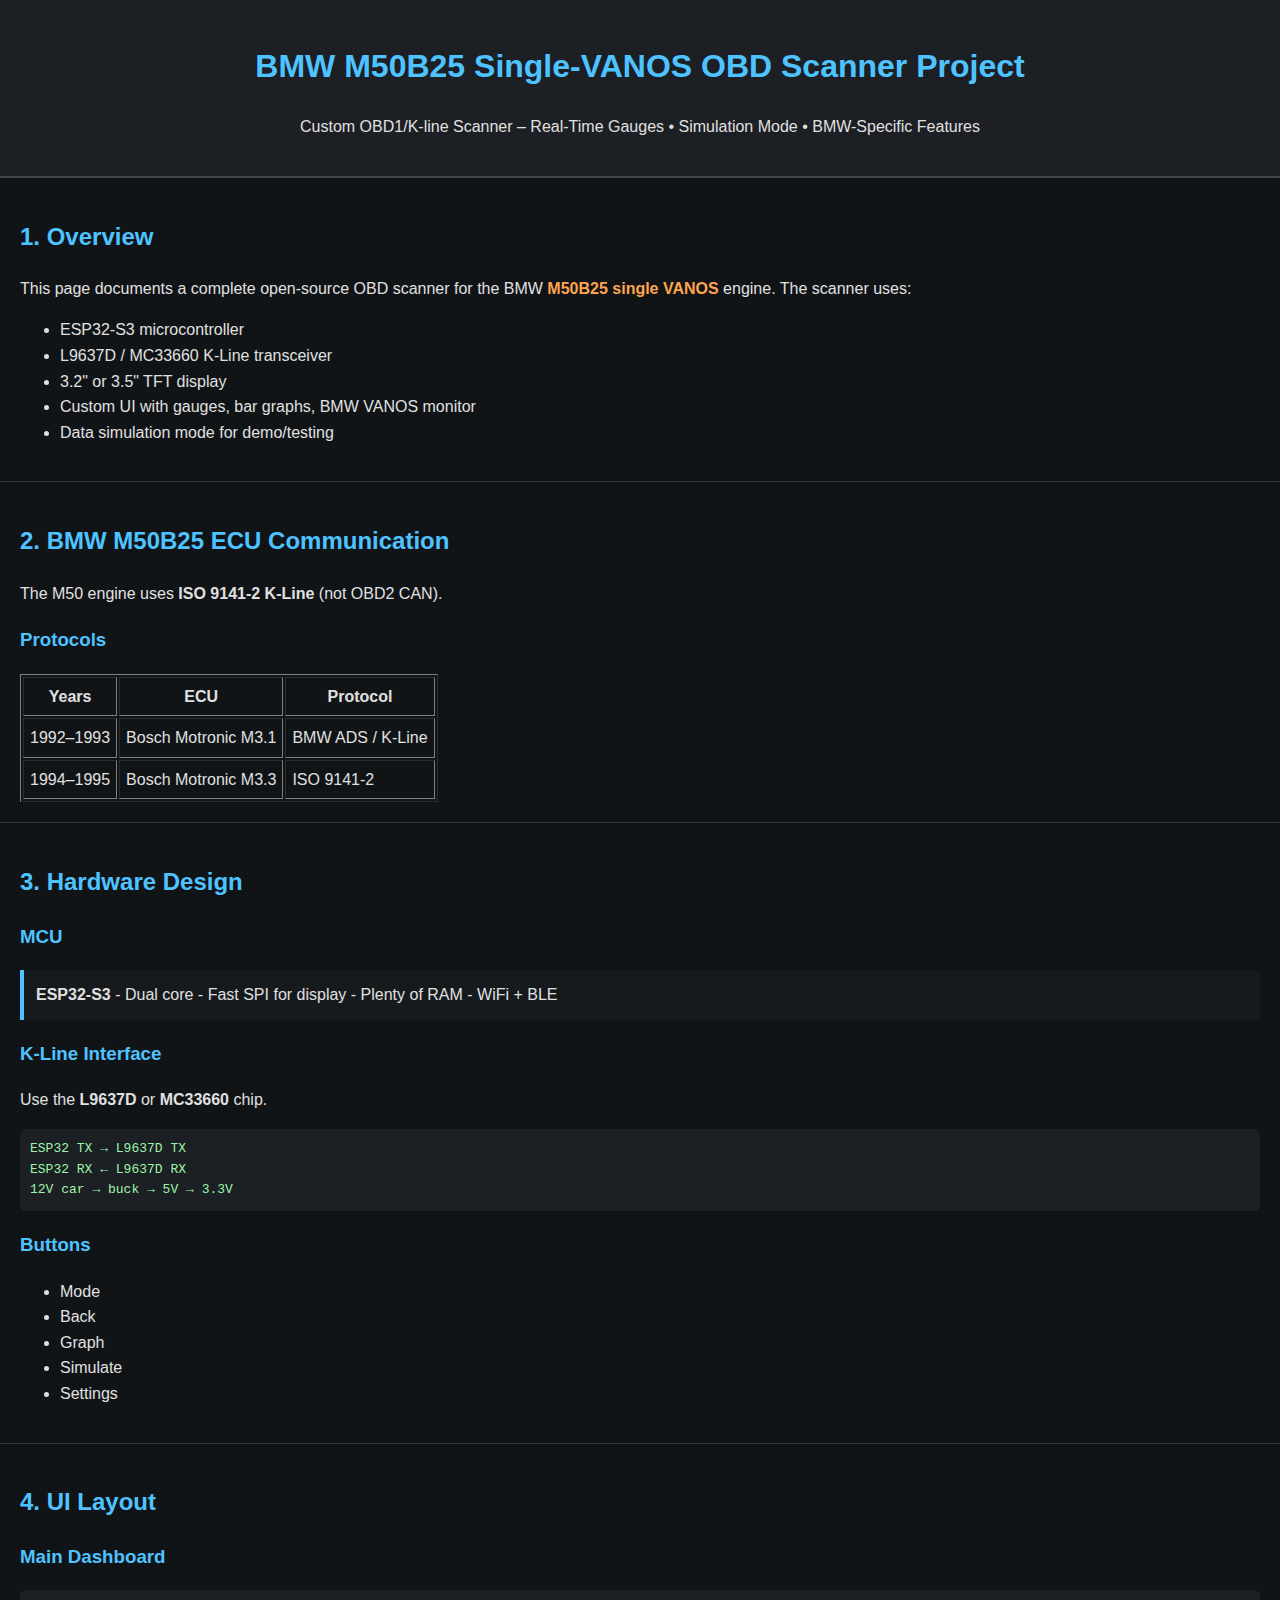
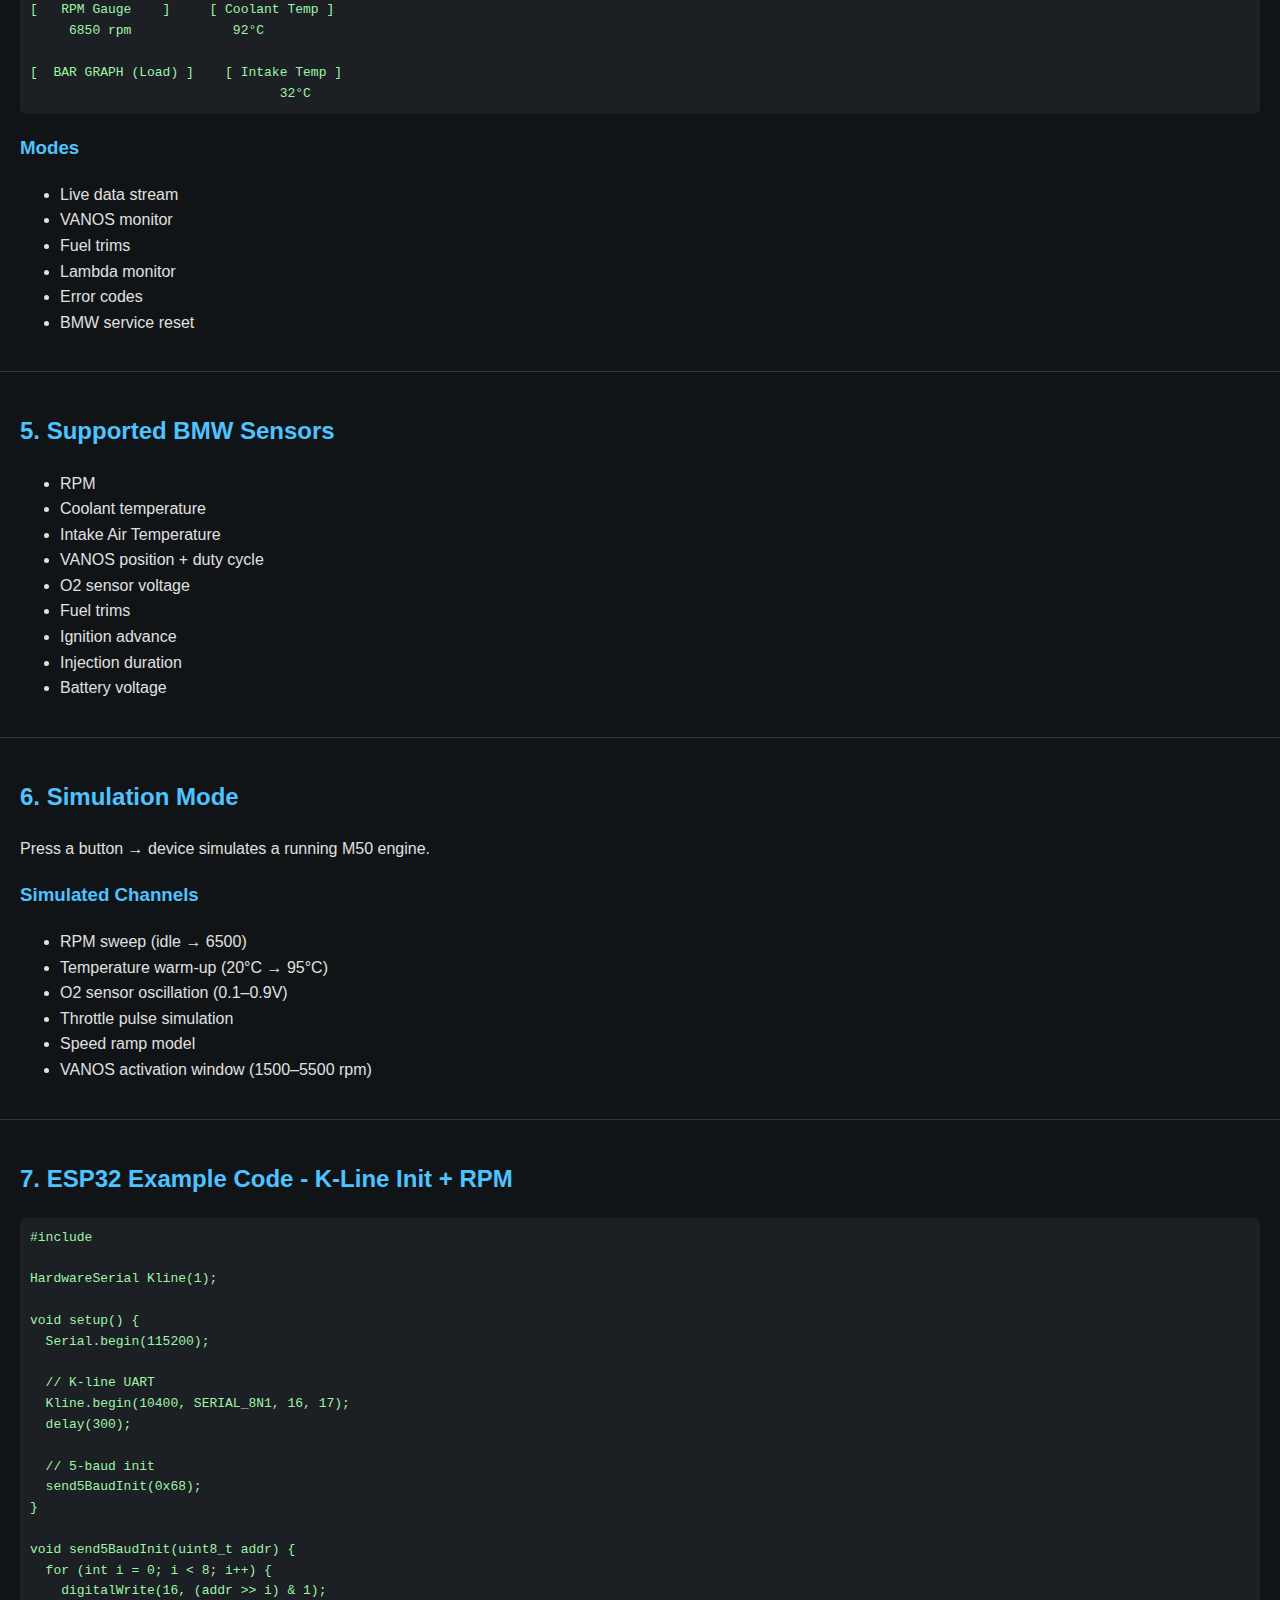
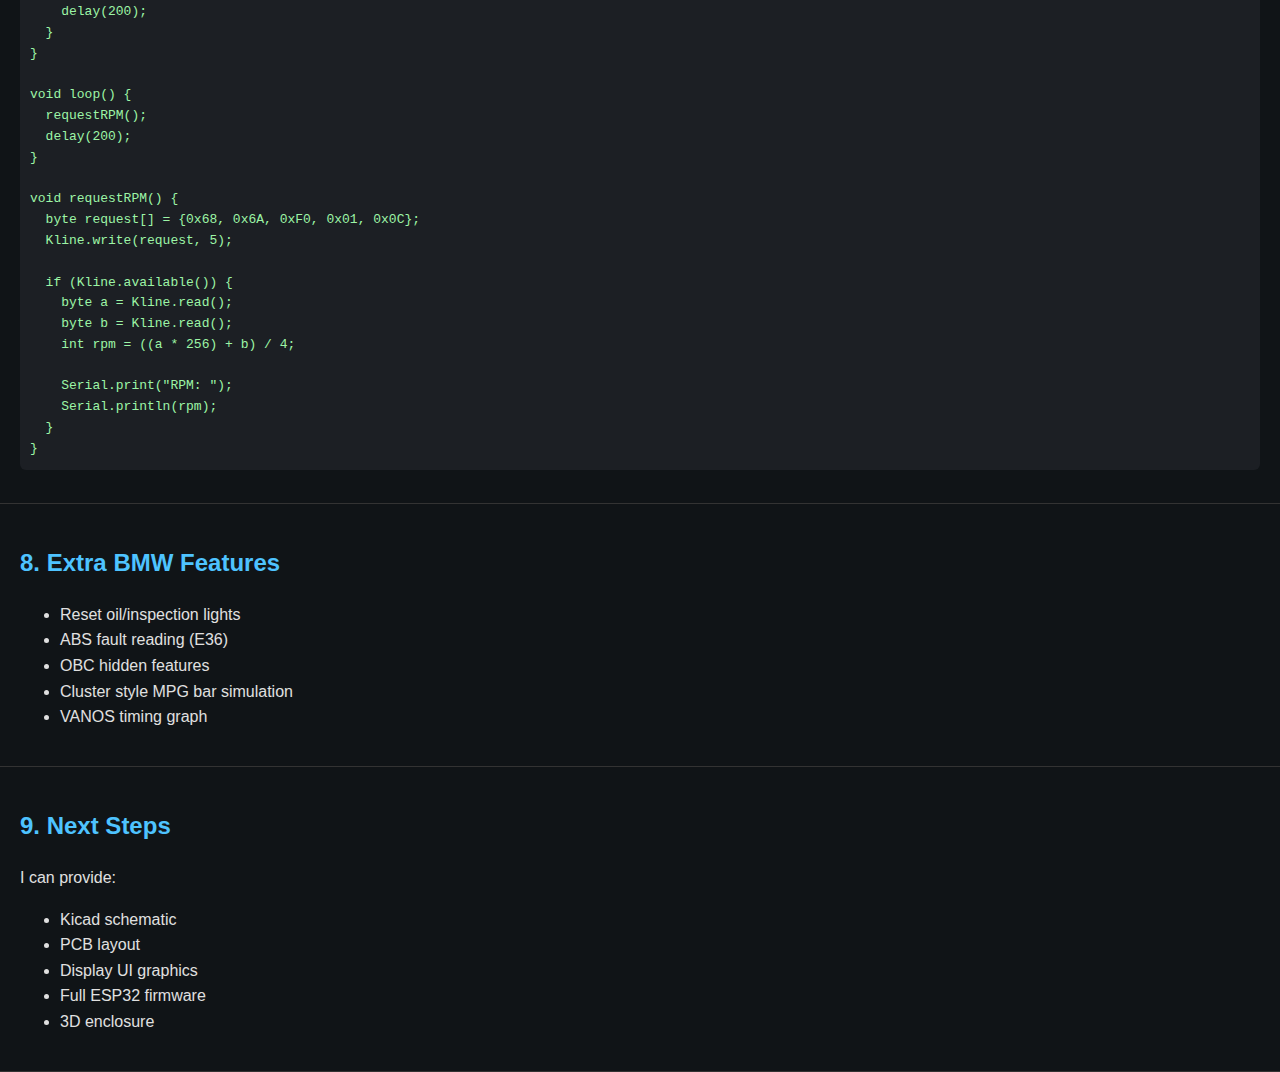
<file: MS43_RPi_Dashboard_CarPlay_Integrated/MS43_RPi_Dashboard_CarPlay_Integrated/theme/readmedash.html>
<!DOCTYPE html>
<html lang="en">
<head>
<meta charset="UTF-8">
<title>BMW M50B25 OBD Scanner Project</title>
<style>
    body {
        background: #101417;
        color: #e0e0e0;
        font-family: Arial, sans-serif;
        line-height: 1.6;
        margin: 0;
        padding: 0;
    }
    header {
        padding: 20px;
        background: #1c1f24;
        text-align: center;
        border-bottom: 2px solid #444;
    }
    h1, h2, h3 {
        color: #4ec3ff;
    }
    .section {
        padding: 20px;
        border-bottom: 1px solid #333;
    }
    code, pre {
        background: #1c1f24;
        padding: 10px;
        display: block;
        border-radius: 6px;
        overflow-x: auto;
        color: #9cf5a6;
    }
    .highlight {
        color: #ffa44e;
        font-weight: bold;
    }
    .box {
        background: #161a1d;
        padding: 12px;
        border-left: 4px solid #4ec3ff;
        margin: 12px 0;
    }
</style>
</head>
<body>

<header>
    <h1>BMW M50B25 Single-VANOS OBD Scanner Project</h1>
    <p>Custom OBD1/K-line Scanner – Real-Time Gauges • Simulation Mode • BMW-Specific Features</p>
</header>

<div class="section">
<h2>1. Overview</h2>
<p>
This page documents a complete open-source OBD scanner for the BMW <span class="highlight">M50B25 single VANOS</span> engine.  
The scanner uses:
</p>
<ul>
    <li>ESP32-S3 microcontroller</li>
    <li>L9637D / MC33660 K-Line transceiver</li>
    <li>3.2&quot; or 3.5&quot; TFT display</li>
    <li>Custom UI with gauges, bar graphs, BMW VANOS monitor</li>
    <li>Data simulation mode for demo/testing</li>
</ul>
</div>

<div class="section">
<h2>2. BMW M50B25 ECU Communication</h2>
<p>The M50 engine uses <b>ISO 9141-2 K-Line</b> (not OBD2 CAN).</p>

<h3>Protocols</h3>
<table border="1" cellpadding="6">
<tr><th>Years</th><th>ECU</th><th>Protocol</th></tr>
<tr><td>1992–1993</td><td>Bosch Motronic M3.1</td><td>BMW ADS / K-Line</td></tr>
<tr><td>1994–1995</td><td>Bosch Motronic M3.3</td><td>ISO 9141-2</td></tr>
</table>
</div>

<div class="section">
<h2>3. Hardware Design</h2>

<h3>MCU</h3>
<div class="box">
<b>ESP32-S3</b>  
- Dual core  
- Fast SPI for display  
- Plenty of RAM  
- WiFi + BLE  
</div>

<h3>K-Line Interface</h3>
<p>Use the <b>L9637D</b> or <b>MC33660</b> chip.</p>

<pre>
ESP32 TX → L9637D TX  
ESP32 RX ← L9637D RX  
12V car → buck → 5V → 3.3V  
</pre>

<h3>Buttons</h3>
<ul>
    <li>Mode</li>
    <li>Back</li>
    <li>Graph</li>
    <li>Simulate</li>
    <li>Settings</li>
</ul>
</div>

<div class="section">
<h2>4. UI Layout</h2>

<h3>Main Dashboard</h3>
<pre>
[   RPM Gauge    ]     [ Coolant Temp ]
     6850 rpm             92°C

[  BAR GRAPH (Load) ]    [ Intake Temp ]
                                32°C
</pre>

<h3>Modes</h3>
<ul>
    <li>Live data stream</li>
    <li>VANOS monitor</li>
    <li>Fuel trims</li>
    <li>Lambda monitor</li>
    <li>Error codes</li>
    <li>BMW service reset</li>
</ul>
</div>

<div class="section">
<h2>5. Supported BMW Sensors</h2>
<ul>
    <li>RPM</li>
    <li>Coolant temperature</li>
    <li>Intake Air Temperature</li>
    <li>VANOS position + duty cycle</li>
    <li>O2 sensor voltage</li>
    <li>Fuel trims</li>
    <li>Ignition advance</li>
    <li>Injection duration</li>
    <li>Battery voltage</li>
</ul>
</div>

<div class="section">
<h2>6. Simulation Mode</h2>
<p>Press a button → device simulates a running M50 engine.</p>

<h3>Simulated Channels</h3>
<ul>
    <li>RPM sweep (idle → 6500)</li>
    <li>Temperature warm-up (20°C → 95°C)</li>
    <li>O2 sensor oscillation (0.1–0.9V)</li>
    <li>Throttle pulse simulation</li>
    <li>Speed ramp model</li>
    <li>VANOS activation window (1500–5500 rpm)</li>
</ul>
</div>

<div class="section">
<h2>7. ESP32 Example Code - K-Line Init + RPM</h2>
<pre>
#include <HardwareSerial.h>

HardwareSerial Kline(1);

void setup() {
  Serial.begin(115200);

  // K-line UART
  Kline.begin(10400, SERIAL_8N1, 16, 17);
  delay(300);

  // 5-baud init
  send5BaudInit(0x68);
}

void send5BaudInit(uint8_t addr) {
  for (int i = 0; i < 8; i++) {
    digitalWrite(16, (addr >> i) & 1);
    delay(200);
  }
}

void loop() {
  requestRPM();
  delay(200);
}

void requestRPM() {
  byte request[] = {0x68, 0x6A, 0xF0, 0x01, 0x0C};
  Kline.write(request, 5);

  if (Kline.available()) {
    byte a = Kline.read();
    byte b = Kline.read();
    int rpm = ((a * 256) + b) / 4;

    Serial.print("RPM: ");
    Serial.println(rpm);
  }
}
</pre>
</div>

<div class="section">
<h2>8. Extra BMW Features</h2>
<ul>
    <li>Reset oil/inspection lights</li>
    <li>ABS fault reading (E36)</li>
    <li>OBC hidden features</li>
    <li>Cluster style MPG bar simulation</li>
    <li>VANOS timing graph</li>
</ul>
</div>

<div class="section">
<h2>9. Next Steps</h2>
<p>I can provide:</p>
<ul>
    <li>Kicad schematic</li>
    <li>PCB layout</li>
    <li>Display UI graphics</li>
    <li>Full ESP32 firmware</li>
    <li>3D enclosure</li>
</ul>
</div>

</body>
</html>
</file>
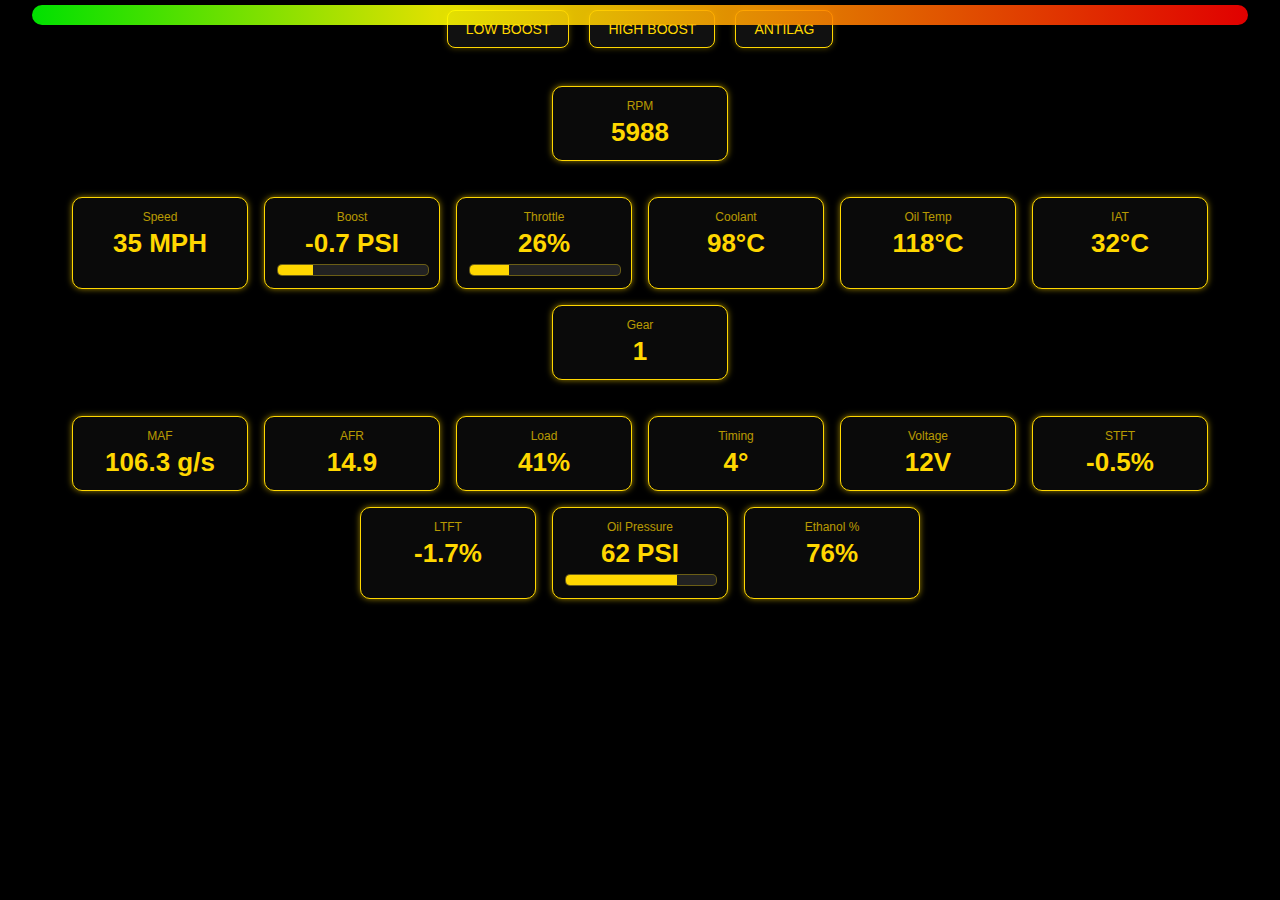
<file: MS43_RPi_Dashboard_CarPlay_Integrated/MS43_RPi_Dashboard_CarPlay_Integrated/theme/sensordash.html>
<!-- EuroDash 2025 Update - Boost Modes, Antilag, Flex Fuel, Modern F80/G80 Style -->
<html>
<head>
<style>
body { margin:0; padding:0; background:#000; font-family:"Orbitron", sans-serif; color:#FFD700; overflow:hidden; }
#screenWrapper { width:1280px; height:720px; margin:auto; background:#000; position:relative; overflow:hidden; }

/* Modern G-Series Style */
#dashboard { display:flex; flex-direction:column; align-items:center; padding:20px; }

.top-row, .middle-row, .bottom-row {
    display:flex; justify-content:center; flex-wrap:wrap; margin:10px 0;
}

/* Slimmer F80/G80 style boxes */
.metric-box {
    background:#0a0a0a; 
    border:1px solid #FFD700; 
    border-radius:10px; 
    margin:8px; padding:12px; 
    text-align:center;
    box-shadow:0 0 6px #FFD70099;
    min-width:150px;
}

.metric-label { font-size:12px; opacity:0.7; margin-bottom:4px; }
.metric-value { font-size:26px; font-weight:bold; color:#FFD700; }

/* Bars */
.bar-container { 
    width:100%; height:10px; background:#222; 
    border-radius:5px; margin-top:5px; overflow:hidden;
    border:1px solid #FFD70055;
}
.bar-fill { height:100%; width:0%; background:#FFD700; transition:width 0.1s; }

/* Shift bar */
#shiftBar {
    position:absolute; top:5px; left:50%; transform:translateX(-50%);
    width:95%; height:20px; 
    background:linear-gradient(to right, #0f0, #ff0, #ff8000, #f00);
    opacity:0.15; border-radius:10px; transition:opacity 0.1s;
}

/* Buttons (G80 Touch Button Style) */
.button-row {
    display:flex; justify-content:center; margin-top:10px;
}
.control-btn {
    background:#111; color:#FFD700; border:1px solid #FFD700;
    padding:10px 18px; margin:0 10px; border-radius:8px;
    font-size:14px; cursor:pointer; transition:0.2s;
    box-shadow:0 0 6px #FFD70055;
}
.control-btn.active {
    background:#FFD700; color:#000; box-shadow:0 0 14px #FFD700;
}

/* Antilag pulse */
.antilag-active {
    animation:antilagPulse 0.25s infinite alternate;
}
@keyframes antilagPulse {
    0% { box-shadow:0 0 4px red; }
    100% { box-shadow:0 0 20px red; }
}

/* Gear glow */
.rev-glow { animation:revGlow 0.3s infinite; }
@keyframes revGlow {
    0%{text-shadow:0 0 10px #ff0;}
    50%{text-shadow:0 0 30px #ff0;}
    100%{text-shadow:0 0 10px #ff0;}
}
</style>
</head>
<body>

<div id="screenWrapper">
<div id="shiftBar"></div>

<!-- Control Buttons -->
<div class="button-row">
    <button class="control-btn" id="lowBoostBtn">LOW BOOST</button>
    <button class="control-btn" id="highBoostBtn">HIGH BOOST</button>
    <button class="control-btn" id="antilagBtn">ANTILAG</button>
</div>

<div id="dashboard">

<!-- RPM -->
<div class="top-row">
    <div class="metric-box" id="RPM">
        <div class="metric-label">RPM</div>
        <div class="metric-value" id="rpmVal">0</div>
    </div>
</div>

<!-- MAIN METRICS -->
<div class="middle-row">
    <div class="metric-box"><div class="metric-label">Speed</div><div class="metric-value" id="speedVal">0 MPH</div></div>
    <div class="metric-box"><div class="metric-label">Boost</div><div class="metric-value" id="boostVal">0 PSI</div><div class="bar-container"><div class="bar-fill" id="boostBar"></div></div></div>
    <div class="metric-box"><div class="metric-label">Throttle</div><div class="metric-value" id="throttleVal">0%</div><div class="bar-container"><div class="bar-fill" id="throttleBar"></div></div></div>
    <div class="metric-box"><div class="metric-label">Coolant</div><div class="metric-value" id="coolantVal">0°C</div></div>
    <div class="metric-box"><div class="metric-label">Oil Temp</div><div class="metric-value" id="oilTempVal">0°C</div></div>
    <div class="metric-box"><div class="metric-label">IAT</div><div class="metric-value" id="iatVal">0°C</div></div>
    <div class="metric-box"><div class="metric-label">Gear</div><div class="metric-value" id="gearVal">N</div></div>
</div>

<!-- LOWER METRICS + Flex Fuel -->
<div class="bottom-row">
    <div class="metric-box"><div class="metric-label">MAF</div><div class="metric-value" id="mafVal">0 g/s</div></div>
    <div class="metric-box"><div class="metric-label">AFR</div><div class="metric-value" id="afrVal">14.7</div></div>
    <div class="metric-box"><div class="metric-label">Load</div><div class="metric-value" id="loadVal">0%</div></div>
    <div class="metric-box"><div class="metric-label">Timing</div><div class="metric-value" id="timingVal">0°</div></div>
    <div class="metric-box"><div class="metric-label">Voltage</div><div class="metric-value" id="voltageVal">12V</div></div>
    <div class="metric-box"><div class="metric-label">STFT</div><div class="metric-value" id="stftVal">0%</div></div>
    <div class="metric-box"><div class="metric-label">LTFT</div><div class="metric-value" id="ltftVal">0%</div></div>
    <div class="metric-box"><div class="metric-label">Oil Pressure</div><div class="metric-value" id="oilPressureVal">0 PSI</div><div class="bar-container"><div class="bar-fill" id="oilPressureBar"></div></div></div>

    <!-- NEW: E85 SENSOR -->
    <div class="metric-box">
        <div class="metric-label">Ethanol %</div>
        <div class="metric-value" id="e85Val">0%</div>
    </div>
</div>

</div>
</div>

<script>
/* SIMULATION SETTINGS */
let boostMode = "low"; // low or high
let antilagActive = false;

/* BUTTON LOGIC */
lowBoostBtn.onclick = () => {
    boostMode = "low";
    lowBoostBtn.classList.add("active");
    highBoostBtn.classList.remove("active");
};
highBoostBtn.onclick = () => {
    boostMode = "high";
    highBoostBtn.classList.add("active");
    lowBoostBtn.classList.remove("active");
};
antilagBtn.onclick = () => {
    antilagActive = !antilagActive;
    antilagBtn.classList.toggle("active");
    antilagBtn.classList.toggle("antilag-active");
};

/* RANDOM GENERATOR */
function getRandom(min,max){return Math.random()*(max-min)+min;}

function updateMetrics(){
    const rpm=Math.floor(getRandom(0,7000));
    const speed=Math.floor(getRandom(0,160));

    let boost = boostMode === "high" ? getRandom(10,28) : getRandom(-8,14);
    if (antilagActive) boost += 8;

    const throttle=parseInt(getRandom(0,100));
    const coolant=parseInt(getRandom(80,100));
    const oilTemp=parseInt(getRandom(85,120));
    const iat=parseInt(getRandom(20,45));
    const maf=parseFloat(getRandom(0,180).toFixed(1));
    const afr=parseFloat(getRandom(12,15).toFixed(1));
    const load=parseInt(getRandom(0,95));
    const timing=parseInt(getRandom(-5,30));
    const voltage=parseFloat(getRandom(11.5,14.5).toFixed(1));
    const stft=parseFloat(getRandom(-5,5).toFixed(1));
    const ltft=parseFloat(getRandom(-5,5).toFixed(1));
    const oilPressure=parseFloat(getRandom(20,65).toFixed(1));
    const e85 = parseInt(getRandom(45,85)); // FLEX FUEL %

    rpmVal.innerText=rpm;
    speedVal.innerText=speed+" MPH";
    boostVal.innerText=boost.toFixed(1)+" PSI";
    throttleVal.innerText=throttle+"%";
    coolantVal.innerText=coolant+"°C";
    oilTempVal.innerText=oilTemp+"°C";
    iatVal.innerText=iat+"°C";
    mafVal.innerText=maf+" g/s";
    afrVal.innerText=afr;
    loadVal.innerText=load+"%";
    timingVal.innerText=timing+"°";
    voltageVal.innerText=voltage+"V";
    stftVal.innerText=stft+"%";
    ltftVal.innerText=ltft+"%";
    oilPressureVal.innerText=oilPressure+" PSI";
    e85Val.innerText=e85+"%";

    boostBar.style.width=Math.min(Math.max((boost+10)/40*100,0),100)+"%";
    throttleBar.style.width=throttle+"%";
    oilPressureBar.style.width=((oilPressure-10)/70*100)+"%";

    /* Gear detection */
    const gear = detectGear(rpm,speed);
    gearVal.innerText=gear;

    shiftBar.style.opacity=Math.min(rpm/6800,1);
    if(rpm>6500) Gear.classList.add("rev-glow");
    else Gear.classList.remove("rev-glow");
}

/* Gear Ratio Logic */
const gearRatios={1:3.82,2:2.2,3:1.4,4:1,5:0.8};
const finalDrive=3.15;
const tireCirc=2.02;
function detectGear(rpm,speed){
    if(speed<2||rpm<900) return "N";
    let best="N",bestDiff=Infinity;
    for(const g in gearRatios){
        const expected=(rpm/(gearRatios[g]*finalDrive))*tireCirc*0.03728;
        const diff=Math.abs(expected-speed);
        if(diff<bestDiff){bestDiff=diff;best=g;}
    }
    return best;
}

setInterval(updateMetrics,100);
</script>
</body>
</html>
</file>
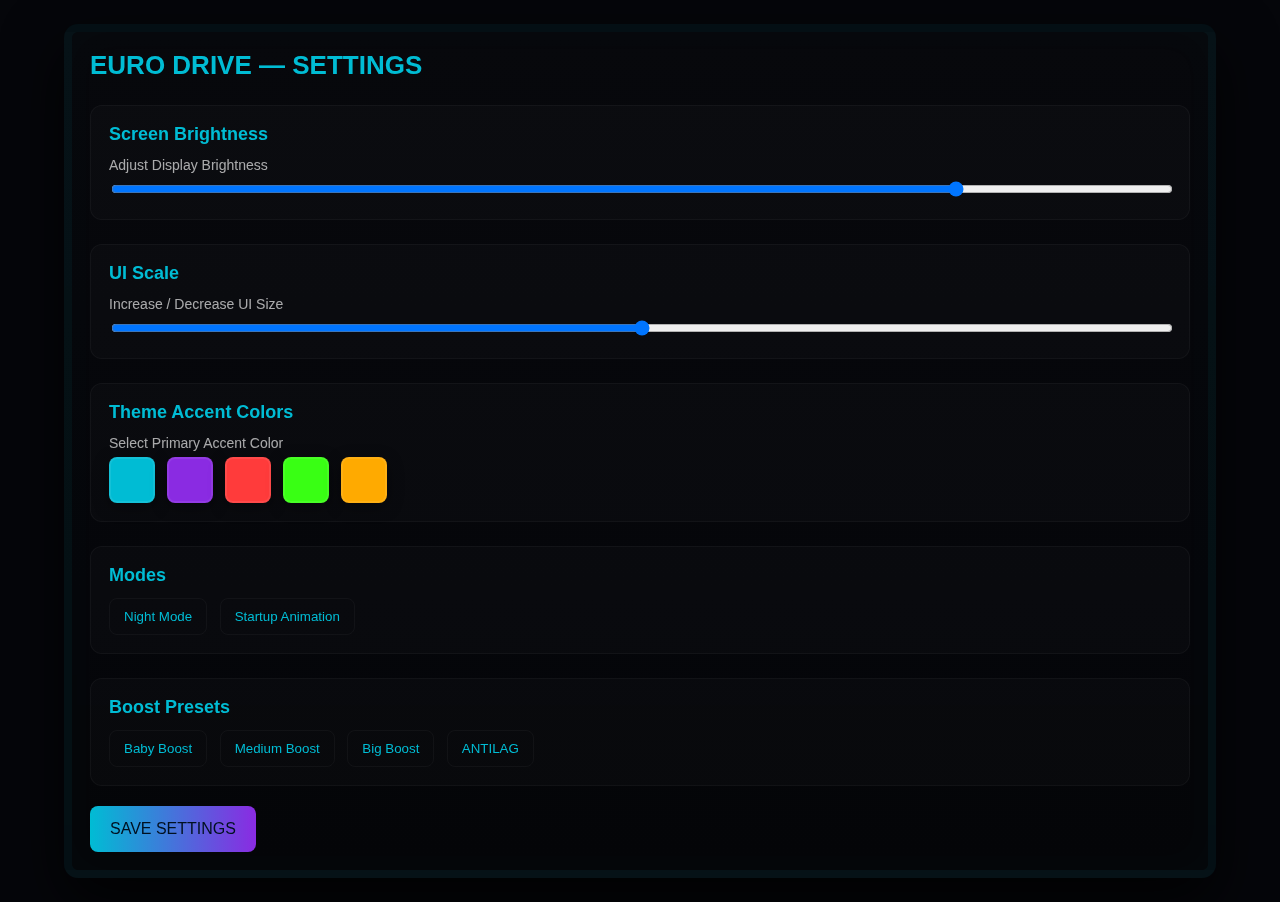
<file: MS43_RPi_Dashboard_CarPlay_Integrated/MS43_RPi_Dashboard_CarPlay_Integrated/theme/settingsupdate.html>
<!doctype html>
<html>
<head>
<meta charset="utf-8" />
<meta name="viewport" content="width=device-width,initial-scale=1" />
<title>EuroDash — Settings</title>

<style>
:root{
  --m-cyan:#00bcd4;
  --m-mag:#8a2be2;
  --m-red:#ff3b3b;
  --bg:#05060a;
  --panel:#07080b;
  --glass: rgba(255,255,255,0.02);
  --muted: rgba(255,255,255,0.65);
  --accent1: var(--m-cyan);
  --accent2: var(--m-mag);
  --accent3: var(--m-red);
}

html,body{
  background:var(--bg);
  margin:0;
  color:var(--m-cyan);
  font-family:Inter,Orbitron,Segoe UI,Roboto,sans-serif;
}

body::before{
  content:"";
  position:fixed;
  inset:0;
  background:
    linear-gradient(135deg, rgba(255,255,255,0.01) 0 1px, transparent 1px),
    linear-gradient(45deg, rgba(255,255,255,0.008) 0 1px, transparent 1px);
  background-size:8px 8px;
  opacity:0.04;
  pointer-events:none;
}

.wrap{
  width:1100px;
  margin:24px auto;
  padding:18px;
  border-radius:14px;
  background:linear-gradient(180deg, rgba(255,255,255,0.01), rgba(0,0,0,0.12));
  border:8px solid rgba(0,188,212,0.06);
  box-shadow:0 24px 60px rgba(0,0,0,0.8),
             inset 0 0 40px rgba(0,188,212,0.02);
}

.title{
  font-size:26px;
  font-weight:800;
  color:var(--m-cyan);
}

.section{
  margin-top:24px;
  padding:18px;
  border-radius:12px;
  background:rgba(255,255,255,0.02);
  border:1px solid rgba(255,255,255,0.04);
}

.section h2{
  margin:0 0 12px 0;
  font-size:18px;
  color:var(--m-cyan);
}

.label{
  font-size:14px;
  color:var(--muted);
  margin-bottom:6px;
}

.slider{
  width:100%;
}

.color-row{
  display:flex;
  gap:12px;
}

.color-box{
  width:42px;
  height:42px;
  border-radius:8px;
  cursor:pointer;
  border:2px solid rgba(255,255,255,0.08);
  box-shadow:0 4px 16px rgba(0,0,0,0.4);
}

.toggle-btn{
  padding:10px 14px;
  border-radius:8px;
  background:transparent;
  border:1px solid rgba(255,255,255,0.04);
  color:var(--m-cyan);
  cursor:pointer;
  margin-right:8px;
}

.toggle-btn.active{
  background:linear-gradient(90deg,var(--accent1),var(--accent2));
  color:#001020;
  box-shadow:0 8px 28px rgba(138,43,226,0.08);
}

.save-btn{
  margin-top:20px;
  padding:14px 20px;
  font-size:16px;
  border-radius:8px;
  background:linear-gradient(90deg,var(--accent1),var(--accent2));
  color:#001020;
  cursor:pointer;
  border:none;
}

</style>
</head>
<body>

<div class="wrap">

  <div class="title">EURO DRIVE — SETTINGS</div>

  <!-- BRIGHTNESS -->
  <div class="section">
    <h2>Screen Brightness</h2>
    <div class="label">Adjust Display Brightness</div>
    <input type="range" min="20" max="120" value="100" class="slider" id="brightnessSlider">
  </div>

  <!-- UI SCALE -->
  <div class="section">
    <h2>UI Scale</h2>
    <div class="label">Increase / Decrease UI Size</div>
    <input type="range" min="70" max="130" value="100" class="slider" id="scaleSlider">
  </div>

  <!-- ACCENT COLORS -->
  <div class="section">
    <h2>Theme Accent Colors</h2>
    <div class="label">Select Primary Accent Color</div>
    <div class="color-row">
      <div class="color-box" style="background:#00bcd4" data-color="--accent1:#00bcd4"></div>
      <div class="color-box" style="background:#8a2be2" data-color="--accent1:#8a2be2"></div>
      <div class="color-box" style="background:#ff3b3b" data-color="--accent1:#ff3b3b"></div>
      <div class="color-box" style="background:#39ff14" data-color="--accent1:#39ff14"></div>
      <div class="color-box" style="background:#ffaa00" data-color="--accent1:#ffaa00"></div>
    </div>
  </div>

  <!-- MODES -->
  <div class="section">
    <h2>Modes</h2>
    <button class="toggle-btn" id="nightModeBtn">Night Mode</button>
    <button class="toggle-btn" id="startupBtn">Startup Animation</button>
  </div>

  <!-- BOOST -->
  <div class="section">
    <h2>Boost Presets</h2>
    <button class="toggle-btn" id="boostLow">Baby Boost</button>
    <button class="toggle-btn" id="boostMed">Medium Boost</button>
    <button class="toggle-btn" id="boostHigh">Big Boost</button>
    <button class="toggle-btn" id="boostAL">ANTILAG</button>
  </div>

  <button class="save-btn" id="saveSettings">SAVE SETTINGS</button>

</div>

<script>
// LOAD SETTINGS
window.addEventListener("load", () => {
  let s = JSON.parse(localStorage.getItem("euro_settings") || "{}");

  if(s.brightness) document.getElementById("brightnessSlider").value = s.brightness;
  if(s.scale) document.getElementById("scaleSlider").value = s.scale;

  document.documentElement.style.filter = `brightness(${s.brightness || 100}%)`;
  document.documentElement.style.transform = `scale(${(s.scale || 100)/100})`;
});

// LIVE UPDATE
document.getElementById("brightnessSlider").addEventListener("input", e=>{
  document.documentElement.style.filter = `brightness(${e.target.value}%)`;
});

document.getElementById("scaleSlider").addEventListener("input", e=>{
  document.documentElement.style.transform = `scale(${e.target.value/100})`;
});

// COLOR SELECT
document.querySelectorAll(".color-box").forEach(box=>{
  box.addEventListener("click", ()=>{
    let rule = box.dataset.color.split(":");
    document.documentElement.style.setProperty(rule[0], rule[1]);
  });
});

// SAVE SETTINGS
document.getElementById("saveSettings").addEventListener("click", ()=>{
  let data = {
    brightness: document.getElementById("brightnessSlider").value,
    scale: document.getElementById("scaleSlider").value
  };

  localStorage.setItem("euro_settings", JSON.stringify(data));
  alert("Settings Saved!");
});
</script>

</body>
</html>
</file>
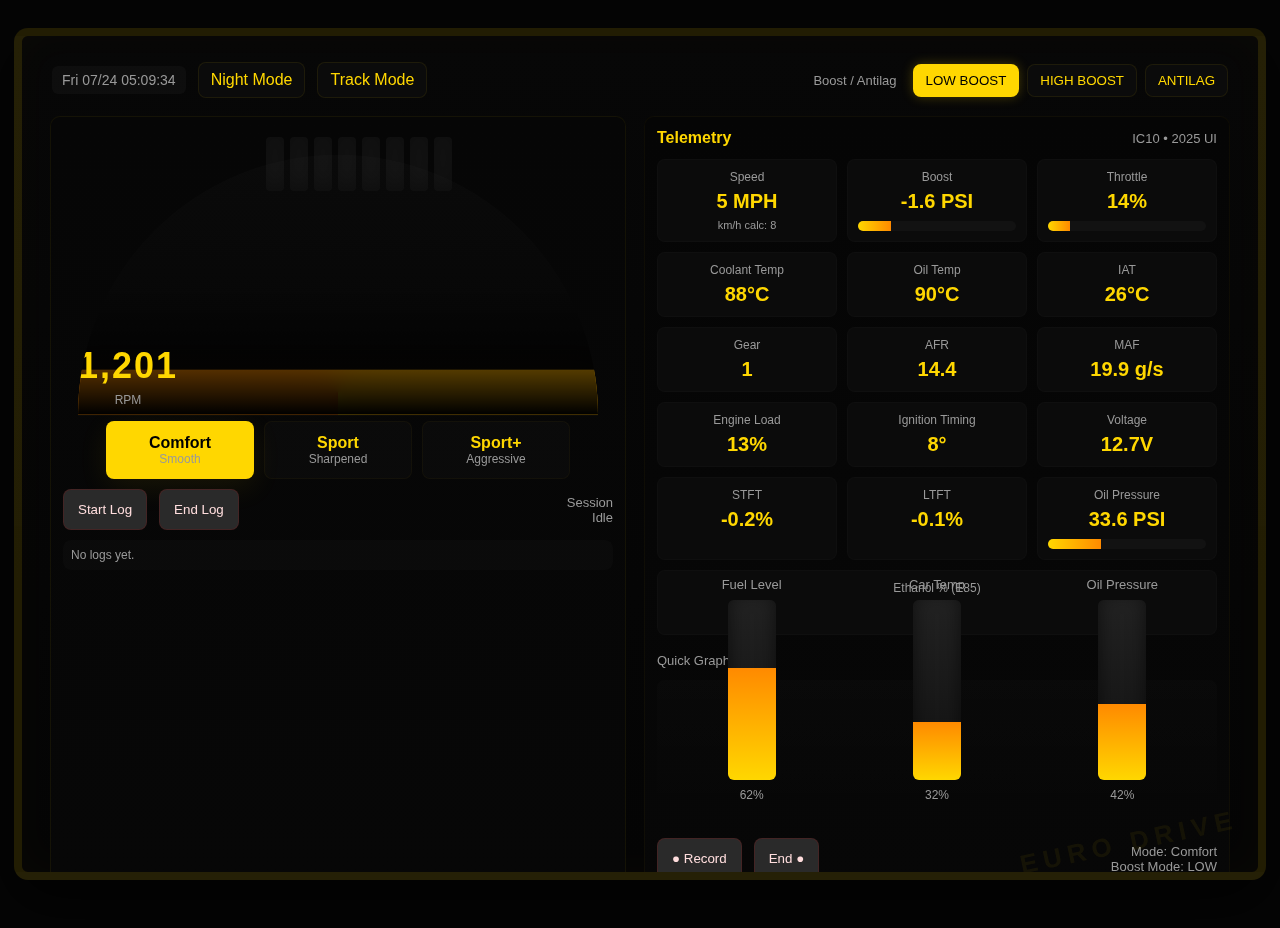
<file: MS43_RPi_Dashboard_CarPlay_Integrated/MS43_RPi_Dashboard_CarPlay_Integrated/theme/theme2.html>
<!doctype html>
<html>
<head>
<meta charset="utf-8" />
<meta name="viewport" content="width=device-width,initial-scale=1" />
<title>EuroDash 2025 - IC10</title>
<style>
  /* --- Base / Carbon Background --- */
  :root{
    --gold:#FFD700;
    --bg:#000;
    --panel:#0a0a0a;
    --accent:#ffd700;
    --muted:#999;
    --glass: rgba(255,255,255,0.03);
  }
  html,body{height:100%;margin:0;background:#050505;font-family:Inter,Orbitron,Segoe UI,Roboto, sans-serif;color:var(--gold);-webkit-font-smoothing:antialiased;}
  /* Carbon pattern (CSS) */
  body::before{
    content:"";position:fixed;inset:0;background:
    linear-gradient(135deg, rgba(255,255,255,0.02) 0 1px, transparent 1px),
    linear-gradient(45deg, rgba(255,255,255,0.015) 0 1px, transparent 1px);
    background-size:8px 8px,8px 8px;opacity:0.08;pointer-events:none;
  }

  /* IC10 screen wrapper (square with thick border) */
  .ic10-wrap{
    width:1200px;height:800px;margin:28px auto;border-radius:14px;
    border:8px solid rgba(255,215,0,0.12);box-shadow:0 20px 60px rgba(0,0,0,0.8), inset 0 0 40px rgba(255,215,0,0.02);
    background:linear-gradient(180deg, rgba(255,255,255,0.01), rgba(0,0,0,0.15));
    position:relative;overflow:hidden;
    display:flex;flex-direction:column;padding:18px;
  }

  /* Euro Drive watermark */
  .watermark{
    position:absolute;right:18px;bottom:14px;font-size:26px;opacity:0.06;
    transform:rotate(-12deg);font-weight:700;letter-spacing:6px;color:var(--gold);
    pointer-events:none;
  }

  /* Top bar: time / mode / toggles */
  .topbar{display:flex;align-items:center;justify-content:space-between;padding:8px 12px;}
  .left-top{display:flex;gap:12px;align-items:center;}
  .clock{font-size:14px;color:var(--muted);padding:6px 10px;background:var(--glass);border-radius:6px;}
  .mode-toggle{display:flex;gap:8px;align-items:center;}
  .toggle-btn{padding:8px 12px;border-radius:8px;border:1px solid rgba(255,215,0,0.08);background:#0b0b0b;color:var(--gold);cursor:pointer}
  .toggle-btn.active{background:var(--gold);color:#000;box-shadow:0 0 12px rgba(255,215,0,0.25)}

  /* Main content area layout */
  .main{display:flex;flex:1;gap:18px;padding:10px;}
  /* Left column: big RPM arc + shift lights + drive selector */
  .left-col{width:610px;background:linear-gradient(180deg,#060606, #070707);border-radius:10px;padding:12px;display:flex;flex-direction:column;align-items:center;position:relative;border:1px solid rgba(255,215,0,0.06)}
  
  /* RPM arc container */
  .rpm-container{width:520px;height:280px;position:relative;display:flex;align-items:center;justify-content:center}
  /* semicircle arc */
  .rpm-arc{
    width:520px;height:260px;border-radius:260px 260px 0 0;overflow:hidden;transform:translateY(6%);
    background:linear-gradient(180deg, rgba(255,255,255,0.02), rgba(0,0,0,0.05));
    position:relative;border-bottom:1px solid rgba(255,215,0,0.03);
  }
  .rpm-fill{
    position:absolute;left:0;bottom:0;width:100%;height:0%;
    background: conic-gradient(from 180deg, rgba(255,120,0,0.95), rgba(255,200,0,0.95));
    transform-origin:center bottom;transition:height 0.08s linear;
    filter:drop-shadow(0 6px 18px rgba(255,160,0,0.06));
  }
  .rpm-mask{position:absolute;left:0;bottom:0;width:100%;height:50%;background:linear-gradient(180deg,transparent,#000);pointer-events:none}
  .rpm-center{
    position:absolute;bottom:8px;text-align:center;color:var(--gold);
  }
  .rpm-value{font-size:36px;font-weight:800;letter-spacing:2px}
  .rpm-label{font-size:12px;color:var(--muted);margin-top:6px}

  /* Shift lights (series of vertical bars above arc) */
  .shift-lights{position:absolute;top:8px;display:flex;gap:6px;z-index:8}
  .shift-light{width:18px;height:54px;background:rgba(255,255,255,0.06);border-radius:4px;box-shadow:inset 0 -6px 20px rgba(0,0,0,0.4);}
  .shift-light.on{background:linear-gradient(180deg,#fff 0,#ff8a00 100%);box-shadow:0 6px 18px rgba(255,140,10,0.5);transform:translateY(-6px);transition:all 0.06s ease}

  /* Drive selector tiles */
  .drive-tiles{display:flex;gap:10px;margin-top:12px}
  .tile{padding:12px 18px;border-radius:8px;background:rgba(255,255,255,0.02);border:1px solid rgba(255,215,0,0.04);cursor:pointer;min-width:110px;text-align:center}
  .tile .name{font-weight:700}
  .tile .sub{font-size:12px;color:var(--muted)}
  .tile.active{background:var(--gold);color:#000;box-shadow:0 8px 30px rgba(255,215,0,0.08)}

  /* Right column: metrics grid + graphs */
  .right-col{flex:1;background: linear-gradient(180deg,#050505,#070707);border-radius:10px;padding:12px;display:flex;flex-direction:column;gap:12px;border:1px solid rgba(255,215,0,0.04);min-width:560px}
  .metrics-grid{display:flex;flex-wrap:wrap;gap:10px;align-items:stretch}
  .metric-box{flex:1 0 140px;background:#0b0b0b;padding:10px;border-radius:8px;border:1px solid rgba(255,255,255,0.02);text-align:center}
  .metric-label{font-size:12px;color:var(--muted);margin-bottom:6px}
  .metric-value{font-size:20px;font-weight:700}
  .metric-slant{font-size:11px;color:var(--muted);margin-top:6px}

  /* Horizontal bar for boost / throttle / oil pressure etc. */
  .hbar{height:10px;background:rgba(255,255,255,0.03);border-radius:6px;overflow:hidden;margin-top:8px}
  .hbar > .fill{height:100%;width:0%;background:linear-gradient(90deg,#ffd700,#ff8a00);transition:width 0.08s linear}

  /* Small bar graphs (gas, car temp) */
  .small-graphs{display:flex;gap:12px;align-items:flex-end;height:120px;padding:8px;background:linear-gradient(180deg, rgba(255,255,255,0.01), transparent);border-radius:8px}
  .graph-col{flex:1;background:transparent;padding:6px;border-radius:6px;display:flex;flex-direction:column;align-items:center;justify-content:flex-end}
  .graph-bar{width:48px;border-radius:6px;background:linear-gradient(180deg,#222,#111);height:6px;display:flex;align-items:flex-end;overflow:hidden;box-shadow:inset 0 -8px 18px rgba(0,0,0,0.6)}
  .graph-fill{width:100%;height:0%;background:linear-gradient(180deg,#ff8a00,#ffd700);transition:height 0.12s linear}

  /* Log controls */
  .log-controls{display:flex;gap:12px;align-items:center}
  .record-btn{padding:12px 14px;border-radius:8px;background:#2a2a2a;border:1px solid rgba(255,0,0,0.12);color:#ffdddd;cursor:pointer}
  .record-btn.rec{background:#ff3b3b;color:#fff;box-shadow:0 6px 18px rgba(255,59,59,0.18)}
  .download-link{color:var(--gold);text-decoration:underline;cursor:pointer;font-size:13px}

  /* Log list */
  .log-list{max-height:120px;overflow:auto;padding:8px;background:rgba(255,255,255,0.02);border-radius:8px;font-size:12px;color:var(--muted);}

  /* Night / Track mode styles */
  .track-mode .ic10-wrap{border-color:rgba(255,0,0,0.12)}
  .track-mode .tile.active{background:#ff6b00;color:#000}
  .night-mode .metric-value{color:#fff}
  /* small responsive */
  @media (max-width:1250px){
    .ic10-wrap{transform:scale(0.95)}
  }
</style>
</head>
<body>
<div class="ic10-wrap" id="icWrap">
  <div class="watermark">EURO DRIVE</div>

  <div class="topbar">
    <div class="left-top">
      <div class="clock" id="clock">Mon 00:00:00</div>
      <div class="toggle-btn" id="nightToggle">Night Mode</div>
      <div class="toggle-btn" id="trackToggle">Track Mode</div>
    </div>
    <div class="mode-toggle">
      <div style="font-size:13px;color:var(--muted);margin-right:8px">Boost / Antilag</div>
      <button class="toggle-btn" id="lowBoost">LOW BOOST</button>
      <button class="toggle-btn" id="highBoost">HIGH BOOST</button>
      <button class="toggle-btn" id="antilagBtn">ANTILAG</button>
    </div>
  </div>

  <div class="main">
    <!-- LEFT: RPM and Drive tiles -->
    <div class="left-col">
      <div class="rpm-container">
        <div class="shift-lights" id="shiftLights" style="left:calc(50% - 6*12px)">
          <!-- 8 shift lights -->
          <div class="shift-light" data-idx="1"></div>
          <div class="shift-light" data-idx="2"></div>
          <div class="shift-light" data-idx="3"></div>
          <div class="shift-light" data-idx="4"></div>
          <div class="shift-light" data-idx="5"></div>
          <div class="shift-light" data-idx="6"></div>
          <div class="shift-light" data-idx="7"></div>
          <div class="shift-light" data-idx="8"></div>
        </div>

        <div class="rpm-arc" id="rpmArc">
          <div class="rpm-fill" id="rpmFill"></div>
          <div class="rpm-mask"></div>
          <div class="rpm-center">
            <div class="rpm-value" id="rpmVal">0</div>
            <div class="rpm-label">RPM</div>
          </div>
        </div>
      </div>

      <div class="drive-tiles" id="driveTiles">
        <div class="tile active" data-mode="comfort"><div class="name">Comfort</div><div class="sub">Smooth</div></div>
        <div class="tile" data-mode="sport"><div class="name">Sport</div><div class="sub">Sharpened</div></div>
        <div class="tile" data-mode="sportp"><div class="name">Sport+</div><div class="sub">Aggressive</div></div>
      </div>

      <div style="margin-top:10px;width:100%;display:flex;justify-content:space-between;align-items:center">
        <div class="log-controls">
          <button class="record-btn" id="startLog">Start Log</button>
          <button class="record-btn" id="endLog" disabled>End Log</button>
        </div>
        <div style="text-align:right;color:var(--muted);font-size:13px">
          <div>Session</div>
          <div id="sessionState">Idle</div>
        </div>
      </div>

      <div style="margin-top:10px;width:100%">
        <div class="log-list" id="logList">No logs yet.</div>
      </div>
    </div>

    <!-- RIGHT: metrics -->
    <div class="right-col">
      <div style="display:flex;justify-content:space-between;align-items:center">
        <div style="font-size:16px;font-weight:700">Telemetry</div>
        <div style="font-size:13px;color:var(--muted)">IC10 • 2025 UI</div>
      </div>

      <div class="metrics-grid" id="metricsGrid">
        <!-- keep these aligned with earlier UX -->
        <div class="metric-box"><div class="metric-label">Speed</div><div class="metric-value" id="speedVal">0 MPH</div><div class="metric-slant">km/h calc: <span id="kph">0</span></div></div>

        <div class="metric-box"><div class="metric-label">Boost</div><div class="metric-value" id="boostVal">0 PSI</div>
          <div class="hbar"><div class="fill" id="boostBar"></div></div>
        </div>

        <div class="metric-box"><div class="metric-label">Throttle</div><div class="metric-value" id="throttleVal">0%</div>
          <div class="hbar"><div class="fill" id="throttleBar"></div></div>
        </div>

        <div class="metric-box"><div class="metric-label">Coolant Temp</div><div class="metric-value" id="coolantVal">0°C</div></div>

        <div class="metric-box"><div class="metric-label">Oil Temp</div><div class="metric-value" id="oilTempVal">0°C</div></div>

        <div class="metric-box"><div class="metric-label">IAT</div><div class="metric-value" id="iatVal">0°C</div></div>

        <div class="metric-box"><div class="metric-label">Gear</div><div class="metric-value" id="gearVal">N</div></div>
        <div class="metric-box"><div class="metric-label">AFR</div><div class="metric-value" id="afrVal">14.7</div></div>
        <div class="metric-box"><div class="metric-label">MAF</div><div class="metric-value" id="mafVal">0 g/s</div></div>
        <div class="metric-box"><div class="metric-label">Engine Load</div><div class="metric-value" id="loadVal">0%</div></div>
        <div class="metric-box"><div class="metric-label">Ignition Timing</div><div class="metric-value" id="timingVal">0°</div></div>
        <div class="metric-box"><div class="metric-label">Voltage</div><div class="metric-value" id="voltageVal">12V</div></div>

        <div class="metric-box"><div class="metric-label">STFT</div><div class="metric-value" id="stftVal">0%</div></div>
        <div class="metric-box"><div class="metric-label">LTFT</div><div class="metric-value" id="ltftVal">0%</div></div>
        <div class="metric-box"><div class="metric-label">Oil Pressure</div><div class="metric-value" id="oilPressureVal">0 PSI</div>
          <div class="hbar"><div class="fill" id="oilPressureBar"></div></div>
        </div>

        <div class="metric-box"><div class="metric-label">Ethanol % (E85)</div><div class="metric-value" id="e85Val">0%</div></div>
      </div>

      <!-- small graphs area -->
      <div style="margin-top:6px;font-size:13px;color:var(--muted)">Quick Graphs</div>
      <div class="small-graphs" id="smallGraphs">
        <div class="graph-col">
          <div style="font-size:13px;margin-bottom:8px;color:var(--muted)">Fuel Level</div>
          <div class="graph-bar" style="height:180px;">
            <div class="graph-fill" id="fuelFill" style="height:30%"></div>
          </div>
          <div style="margin-top:8px;font-size:12px;color:var(--muted)"><span id="fuelPct">30%</span></div>
        </div>

        <div class="graph-col">
          <div style="font-size:13px;margin-bottom:8px;color:var(--muted)">Car Temp</div>
          <div class="graph-bar" style="height:180px;">
            <div class="graph-fill" id="carTempFill" style="height:40%"></div>
          </div>
          <div style="margin-top:8px;font-size:12px;color:var(--muted)"><span id="carTempPct">40%</span></div>
        </div>

        <div class="graph-col">
          <div style="font-size:13px;margin-bottom:8px;color:var(--muted)">Oil Pressure</div>
          <div class="graph-bar" style="height:180px;">
            <div class="graph-fill" id="opFill" style="height:30%"></div>
          </div>
          <div style="margin-top:8px;font-size:12px;color:var(--muted)"><span id="opPct">30%</span></div>
        </div>
      </div>

      <div style="display:flex;justify-content:space-between;align-items:center;margin-top:10px">
        <div style="display:flex;gap:12px;align-items:center">
          <button class="record-btn" id="recordLeft">● Record</button>
          <button class="record-btn" id="recordRight">End ●</button>
          <a id="downloadCsv" class="download-link" style="display:none">Download CSV</a>
        </div>
        <div style="text-align:right;color:var(--muted);font-size:13px">
          <div>Mode: <span id="activeDrive">Comfort</span></div>
          <div>Boost Mode: <span id="activeBoost">LOW</span></div>
        </div>
      </div>

    </div>
  </div>
</div>

<script>
/* -------------------------
   Simulation + UI binding
   ------------------------- */
const rpmVal = document.getElementById('rpmVal');
const rpmFill = document.getElementById('rpmFill');
const shiftLights = Array.from(document.querySelectorAll('.shift-light'));
const speedVal = document.getElementById('speedVal');
const kph = document.getElementById('kph');
const boostVal = document.getElementById('boostVal');
const boostBar = document.getElementById('boostBar');
const throttleVal = document.getElementById('throttleVal');
const throttleBar = document.getElementById('throttleBar');
const coolantVal = document.getElementById('coolantVal');
const oilTempVal = document.getElementById('oilTempVal');
const iatVal = document.getElementById('iatVal');
const mafVal = document.getElementById('mafVal');
const afrVal = document.getElementById('afrVal');
const loadVal = document.getElementById('loadVal');
const timingVal = document.getElementById('timingVal');
const voltageVal = document.getElementById('voltageVal');
const stftVal = document.getElementById('stftVal');
const ltftVal = document.getElementById('ltftVal');
const oilPressureVal = document.getElementById('oilPressureVal');
const oilPressureBar = document.getElementById('oilPressureBar');
const e85Val = document.getElementById('e85Val');
const gearVal = document.getElementById('gearVal');

const fuelFill = document.getElementById('fuelFill');
const fuelPct = document.getElementById('fuelPct');
const carTempFill = document.getElementById('carTempFill');
const carTempPct = document.getElementById('carTempPct');
const opFill = document.getElementById('opFill');
const opPct = document.getElementById('opPct');

const rpmArc = document.getElementById('rpmArc');
const rpmFillEl = document.getElementById('rpmFill');

const driveTiles = document.querySelectorAll('.tile');
const activeDriveLabel = document.getElementById('activeDrive');

const lowBoostBtn = document.getElementById('lowBoost');
const highBoostBtn = document.getElementById('highBoost');
const antilagBtn = document.getElementById('antilagBtn');
const activeBoostLabel = document.getElementById('activeBoost');

const nightToggle = document.getElementById('nightToggle');
const trackToggle = document.getElementById('trackToggle');
const icWrap = document.getElementById('icWrap');

const startLog = document.getElementById('startLog');
const endLog = document.getElementById('endLog');
const logList = document.getElementById('logList');
const recordLeft = document.getElementById('recordLeft');
const recordRight = document.getElementById('recordRight');
const downloadCsv = document.getElementById('downloadCsv');
const sessionState = document.getElementById('sessionState');

let mode = 'comfort'; // comfort | sport | sportp
let boostMode = 'low'; // low | high
let antilagActive = false;

/* Logging */
let logging=false;
let currentLog=[]; // accumulate arrays of objects
let sessions=[];

/* Clock */
function updateClock(){
  const d = new Date();
  const dayNames = ['Sun','Mon','Tue','Wed','Thu','Fri','Sat'];
  const day = dayNames[d.getDay()];
  const dateStr = `${day} ${String(d.getMonth()+1).padStart(2,'0')}/${String(d.getDate()).padStart(2,'0')} ${String(d.getHours()).padStart(2,'0')}:${String(d.getMinutes()).padStart(2,'0')}:${String(d.getSeconds()).padStart(2,'0')}`;
  document.getElementById('clock').innerText = dateStr;
}
setInterval(updateClock,1000);
updateClock();

/* Drive tiles interaction */
driveTiles.forEach(t => {
  t.addEventListener('click', () => {
    driveTiles.forEach(x => x.classList.remove('active'));
    t.classList.add('active');
    mode = t.getAttribute('data-mode');
    activeDriveLabel.innerText = t.querySelector('.name').innerText;
  });
});

/* Boost & antilag toggles */
lowBoostBtn.addEventListener('click', () => {
  boostMode = 'low'; lowBoostBtn.classList.add('active'); highBoostBtn.classList.remove('active');
  activeBoostLabel.innerText='LOW';
});
highBoostBtn.addEventListener('click', () => {
  boostMode = 'high'; highBoostBtn.classList.add('active'); lowBoostBtn.classList.remove('active');
  activeBoostLabel.innerText='HIGH';
});
antilagBtn.addEventListener('click', () => {
  antilagActive = !antilagActive;
  antilagBtn.classList.toggle('active');
});

/* Night / Track toggles (visual only) */
nightToggle.addEventListener('click', ()=> {
  document.body.classList.toggle('night-mode');
  nightToggle.classList.toggle('active');
});
trackToggle.addEventListener('click', ()=> {
  document.body.classList.toggle('track-mode');
  trackToggle.classList.toggle('active');
  icWrap.classList.toggle('track-mode');
});

/* Logging controls */
function appendLogRow(obj){
  currentLog.push(obj);
  updateLogList();
}
function updateLogList(){
  if(currentLog.length===0) { logList.innerText = "No logs yet."; return; }
  logList.innerHTML = currentLog.slice(-12).map((r,i)=> {
    return `<div style="padding:6px;border-bottom:1px dashed rgba(255,255,255,0.02);font-size:12px">
      ${r.t} | RPM:${r.rpm} | SPD:${r.speed} | Boost:${r.boost} | TH:${r.throttle}%</div>`;
  }).join('');
}
startLog.addEventListener('click', ()=>{
  logging = true; startLog.disabled=true; endLog.disabled=false;
  startLog.classList.add('rec'); sessionState.innerText = "Logging";
  currentLog=[];
  downloadCsv.style.display='none';
});
endLog.addEventListener('click', ()=>{
  logging=false; startLog.disabled=false; endLog.disabled=true;
  startLog.classList.remove('rec'); sessionState.innerText = "Idle";
  // push session and enable download
  if(currentLog.length>0){
    sessions.push(currentLog.slice());
    downloadCsv.style.display='inline';
    downloadCsv.onclick = ()=> downloadCSV(currentLog);
  }
  updateLogList();
});

/* Left / Right record buttons (alternate) */
recordLeft.addEventListener('click', ()=> { startLog.click(); });
recordRight.addEventListener('click', ()=> { endLog.click(); });

function downloadCSV(data){
  const header = Object.keys(data[0]).join(',');
  const rows = data.map(r => Object.values(r).join(',')).join('\n');
  const csv = header + '\n' + rows;
  const blob = new Blob([csv], {type:'text/csv'});
  const url = URL.createObjectURL(blob);
  downloadCsv.href = url;
  downloadCsv.download = `eurodash_log_${Date.now()}.csv`;
  // trigger download
  downloadCsv.click();
  setTimeout(()=> URL.revokeObjectURL(url),2000);
}

/* Gear detection math (same as earlier concept) */
const gearRatios = {1:3.82,2:2.2,3:1.4,4:1,5:0.8};
const finalDrive = 3.15;
const tireCirc = 2.02;
function detectGear(rpm,speed){
  if(speed < 2 || rpm < 900) return 'N';
  let best='N', bestDiff=Infinity;
  for(const g in gearRatios){
    const expected = (rpm/(gearRatios[g]*finalDrive))*tireCirc*0.03728;
    const diff = Math.abs(expected - speed);
    if(diff < bestDiff){ bestDiff = diff; best = g; }
  }
  return best;
}

/* Utility random */
function rand(min,max){ return Math.random()*(max-min)+min; }

/* Simulation parameters tuned by mode */
function modeParams(mode){
  if(mode==='comfort'){
    return { rpmMul:0.6, throttleJit:6, boostMax:8, fuelUse:0.02, tempRamp:0.02 };
  } else if(mode==='sport'){
    return { rpmMul:0.85, throttleJit:12, boostMax:14, fuelUse:0.035, tempRamp:0.035 };
  } else {
    return { rpmMul:1.0, throttleJit:20, boostMax:22, fuelUse:0.055, tempRamp:0.06 };
  }
}

/* State */
let sim = {
  rpm: 800, speed:0, boost:-2, throttle:0, coolant:88, oilTemp:90, iat:22,
  maf:12.3, afr:14.7, load:12, timing:3, voltage:12.6, stft:0, ltft:0, oilPress:28, e85:0,
  fuel: 62, // %
  carTempPct: 32,
};

/* animate / update function (runs at ~10Hz) */
function updateSim(){
  const p = modeParams(mode);
  // throttle responds to mode with a bias + jitter
  const targetThrottle = Math.max(0, Math.min(100, (p.rpmMul*rand(10,80))+ (mode==='sportp'?15:0)));
  sim.throttle += (targetThrottle - sim.throttle) * 0.12 + rand(-p.throttleJit,p.throttleJit)*0.02;

  // RPM responds to throttle and speed
  const rpmTarget = 800 + sim.throttle * (55 * p.rpmMul);
  sim.rpm += (rpmTarget - sim.rpm) * 0.14 + rand(-80,80);

  // speed roughly proportional to rpm/gear - with some smoothing
  const approximateSpeed = sim.rpm / 70; // arbitrary mapping for realism
  sim.speed += (approximateSpeed - sim.speed) * 0.08 + rand(-1,1);

  // Boost: base depends on boost mode + throttle + antilag
  let boostBase = boostMode === 'high' ? rand(8, p.boostMax) : rand(-6,6);
  if(antilagActive) boostBase += rand(6,14);
  // throttle amplifies boost slightly
  sim.boost += (boostBase - sim.boost) * 0.18 + rand(-0.6,0.6);

  // temps / pressures
  sim.coolant += (rand(80,100) - sim.coolant) * 0.03 * p.tempRamp;
  sim.oilTemp += (rand(85,120) - sim.oilTemp) * 0.035 * p.tempRamp;
  sim.iat += (rand(18,48) - sim.iat) * 0.04;
  sim.maf = Math.max(0, sim.throttle * rand(0.8,1.6));
  sim.afr += (rand(12,15) - sim.afr) * 0.08;
  sim.load = Math.max(0, Math.min(100, sim.throttle*rand(0.7,1.1)));
  sim.timing += (rand(-3,25) - sim.timing) * 0.06;
  sim.voltage += (rand(11.5,14.6) - sim.voltage) * 0.02;
  sim.stft += (rand(-5,5) - sim.stft) * 0.05;
  sim.ltft += (rand(-5,5) - sim.ltft) * 0.04;
  sim.oilPress += (rand(22,65) - sim.oilPress) * 0.06;

  // e85 simulated
  sim.e85 += (rand(45,85) - sim.e85) * 0.015;

  // fuel & car temp graph
  sim.fuel = Math.max(6, sim.fuel - p.fuelUse * 0.05); // slowly consume
  sim.carTempPct += (sim.oilTemp - (sim.carTempPct*3)) * 0.001 * p.tempRamp;
  sim.carTempPct = Math.max(5, Math.min(100, sim.carTempPct));

  // round for display
  const rpm = Math.round(sim.rpm);
  const speed = Math.round(sim.speed);
  const boost = Math.round(sim.boost*10)/10;
  const throttle = Math.round(sim.throttle);
  const coolant = Math.round(sim.coolant);
  const oilTemp = Math.round(sim.oilTemp);
  const iat = Math.round(sim.iat);
  const maf = (Math.round(sim.maf*10)/10);
  const afr = (Math.round(sim.afr*10)/10);
  const load = Math.round(sim.load);
  const timing = Math.round(sim.timing);
  const voltage = (Math.round(sim.voltage*10)/10);
  const stft = (Math.round(sim.stft*10)/10);
  const ltft = (Math.round(sim.ltft*10)/10);
  const oilPress = Math.round(sim.oilPress*10)/10;
  const e85 = Math.round(sim.e85);

  // update DOM
  rpmVal.innerText = rpm.toLocaleString();
  // Fill arc height mapped to rpm (0..7000 -> 0..100%)
  const rpmPct = Math.max(0, Math.min(100, rpm / 7000 * 100));
  rpmFillEl.style.height = rpmPct + '%';

  // shift lights: light up progressively between 3500 -> 6800
  const slStart = 3500, slEnd = 6800;
  const slRange = slEnd - slStart;
  const slPct = Math.max(0, Math.min(1, (rpm - slStart)/slRange));
  const lightsOn = Math.round(slPct * shiftLights.length);
  shiftLights.forEach((el,i) => {
    if(i < lightsOn) el.classList.add('on'); else el.classList.remove('on');
  });

  speedVal.innerText = speed + ' MPH';
  kph.innerText = Math.round(speed * 1.609).toString();
  boostVal.innerText = boost + ' PSI';
  boostBar.style.width = Math.max(0,Math.min(100, (boost + 10) / 40 * 100)) + '%';
  throttleVal.innerText = throttle + '%';
  throttleBar.style.width = throttle + '%';
  coolantVal.innerText = coolant + '°C';
  oilTempVal.innerText = oilTemp + '°C';
  iatVal.innerText = iat + '°C';
  mafVal.innerText = maf + ' g/s';
  afrVal.innerText = afr;
  loadVal.innerText = load + '%';
  timingVal.innerText = timing + '°';
  voltageVal.innerText = voltage + 'V';
  stftVal.innerText = stft + '%';
  ltftVal.innerText = ltft + '%';
  oilPressureVal.innerText = oilPress + ' PSI';
  oilPressureBar.style.width = Math.max(0,Math.min(100,(oilPress-10)/70*100)) + '%';
  e85Val.innerText = e85 + '%';
  gearVal.innerText = detectGear(rpm,speed);

  // graphs:
  const fuelH = Math.max(3, sim.fuel);
  fuelFill.style.height = fuelH + '%';
  fuelPct.innerText = Math.round(fuelH) + '%';

  const carTempH = Math.max(3, Math.min(100, sim.carTempPct));
  carTempFill.style.height = carTempH + '%';
  carTempPct.innerText = Math.round(carTempH) + '%';

  const opH = Math.max(5, (oilPress/80)*100);
  opFill.style.height = opH + '%';
  opPct.innerText = Math.round(opH) + '%';

  // append to log if logging
  if(logging){
    const t = new Date().toISOString();
    appendLogRow({t, rpm, speed, boost, throttle, coolant, oilTemp, e85});
  }
}

/* run at ~10Hz */
setInterval(updateSim, 100);

/* initialize UI default states */
lowBoostBtn.classList.add('active');
document.getElementById('activeBoost').innerText='LOW';

/* seed some starting values */
sim.rpm = 900;
sim.speed = 0;
sim.boost = -5, 32.5;
sim.throttle = 6;
sim.coolant = 88;
sim.oilTemp = 90;
sim.e85 = 52;

/* start automatic clock update already handles time display */

/* small UX tweaks for button states */
document.getElementById('lowBoost').click();

/* Ensure page is visible */
updateSim();
</script>
</body>
</html>
</file>
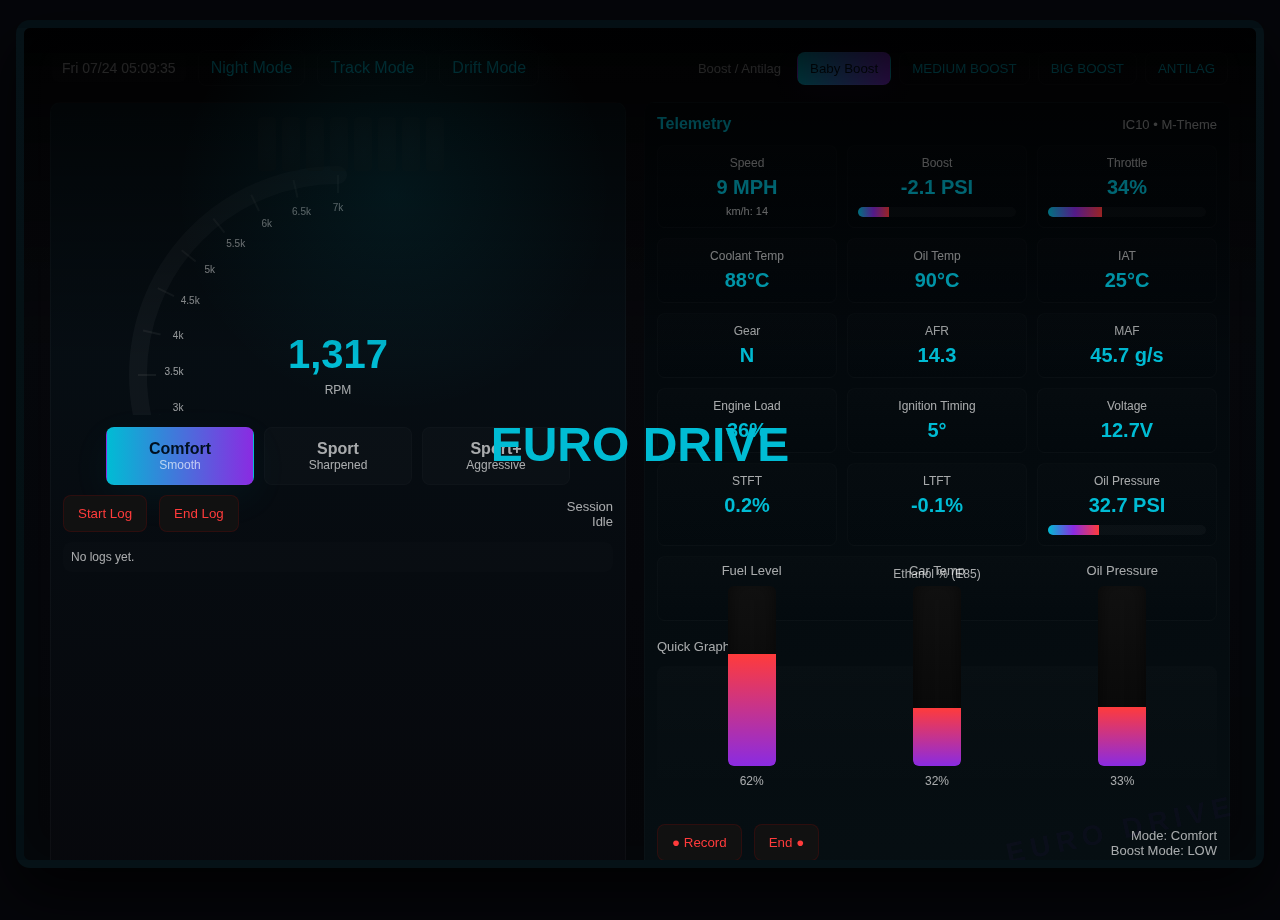
<file: MS43_RPi_Dashboard_CarPlay_Integrated/MS43_RPi_Dashboard_CarPlay_Integrated/theme/updatedlayout.html>
<!doctype html>
<html>
<head>
<meta charset="utf-8" />
<meta name="viewport" content="width=device-width,initial-scale=1" />
<title>EuroDash — M-Theme Simulation (C)</title>
<style>
  :root{
    --m-cyan:#00bcd4;
    --m-mag:#8a2be2;
    --m-red:#ff3b3b;
    --bg:#05060a;
    --panel:#07080b;
    --glass: rgba(255,255,255,0.02);
    --muted: rgba(255,255,255,0.65);
    --accent1: var(--m-cyan);
    --accent2: var(--m-mag);
    --accent3: var(--m-red);
  }
  html,body{height:100%;margin:0;background:var(--bg);font-family:Inter,Orbitron,Segoe UI,Roboto, sans-serif;color:var(--m-cyan);-webkit-font-smoothing:antialiased;}
  body::before{
    content:"";position:fixed;inset:0;background:
    linear-gradient(135deg, rgba(255,255,255,0.01) 0 1px, transparent 1px),
    linear-gradient(45deg, rgba(255,255,255,0.008) 0 1px, transparent 1px);
    background-size:8px 8px,8px 8px;opacity:0.04;pointer-events:none;
  }

  .ic10-wrap{
    width:1200px;height:800px;margin:20px auto;border-radius:14px;
    border:8px solid rgba(0,188,212,0.06);box-shadow:0 24px 60px rgba(0,0,0,0.8), inset 0 0 40px rgba(0,188,212,0.02);
    background:linear-gradient(180deg, rgba(255,255,255,0.01), rgba(0,0,0,0.12));
    position:relative;overflow:hidden;display:flex;flex-direction:column;padding:16px;
  }

  .watermark{position:absolute;right:18px;bottom:14px;font-size:28px;opacity:0.04;transform:rotate(-12deg);font-weight:700;letter-spacing:6px;color:var(--m-mag);pointer-events:none;}

  .topbar{display:flex;align-items:center;justify-content:space-between;padding:6px 12px;}
  .left-top{display:flex;gap:12px;align-items:center;}
  .clock{font-size:14px;color:var(--muted);padding:6px 10px;background:var(--glass);border-radius:6px;}
  .mode-toggle{display:flex;gap:8px;align-items:center;}
  .toggle-btn{padding:8px 12px;border-radius:8px;border:1px solid rgba(255,255,255,0.04);background:transparent;color:var(--m-cyan);cursor:pointer}
  .toggle-btn.active{background:linear-gradient(90deg,var(--accent1),var(--accent2));color:#001020;box-shadow:0 8px 28px rgba(138,43,226,0.08)}

  .main{display:flex;flex:1;gap:18px;padding:10px;}

  .left-col{width:620px;background:linear-gradient(180deg,#061016, #07060a);border-radius:10px;padding:12px;display:flex;flex-direction:column;align-items:center;position:relative;border:1px solid rgba(255,255,255,0.03)}
  .rpm-container{width:520px;height:300px;position:relative;display:flex;align-items:center;justify-content:center;}
  .rpm-svg{width:520px;height:300px}
  .rpm-center{position:absolute;bottom:18px;text-align:center;color:var(--m-cyan)}
  .rpm-value{font-size:40px;font-weight:900}
  .rpm-label{font-size:12px;color:var(--muted);margin-top:6px}

  .shift-lights{position:absolute;top:14px;display:flex;gap:6px;z-index:8}
  .shift-light{width:18px;height:54px;background:rgba(255,255,255,0.04);border-radius:4px;box-shadow:inset 0 -6px 20px rgba(0,0,0,0.4);transition:all 0.06s ease;}
  .shift-light.on{background:linear-gradient(180deg,#fff,var(--accent3));box-shadow:0 8px 26px rgba(255,59,59,0.18);transform:translateY(-6px)}

  .drive-tiles{display:flex;gap:10px;margin-top:14px}
  .tile{padding:12px 18px;border-radius:8px;background:rgba(255,255,255,0.02);border:1px solid rgba(255,255,255,0.02);cursor:pointer;min-width:110px;text-align:center;color:var(--muted)}
  .tile .name{font-weight:800}
  .tile .sub{font-size:12px;color:var(--muted)}
  .tile.active{background:linear-gradient(90deg,var(--accent1),var(--accent2));color:#001020;box-shadow:0 12px 40px rgba(0,188,212,0.06)}

  .right-col{flex:1;background: linear-gradient(180deg,#02060a,#071014);border-radius:10px;padding:12px;display:flex;flex-direction:column;gap:12px;border:1px solid rgba(255,255,255,0.02);min-width:560px}
  .metrics-grid{display:flex;flex-wrap:wrap;gap:10px;align-items:stretch}
  .metric-box{flex:1 0 140px;background:linear-gradient(180deg, rgba(255,255,255,0.01), rgba(0,0,0,0.06));padding:10px;border-radius:8px;border:1px solid rgba(255,255,255,0.02);text-align:center}
  .metric-label{font-size:12px;color:var(--muted);margin-bottom:6px}
  .metric-value{font-size:20px;font-weight:800;color:var(--m-cyan)}
  .metric-value.warn{color:var(--m-red)}
  .metric-slant{font-size:11px;color:var(--muted);margin-top:6px}

  .hbar{height:10px;background:rgba(255,255,255,0.03);border-radius:6px;overflow:hidden;margin-top:8px}
  .hbar > .fill{height:100%;width:0%;background:linear-gradient(90deg,var(--accent1),var(--accent2),var(--accent3));transition:width 0.08s linear}

  .small-graphs{display:flex;gap:12px;align-items:flex-end;height:120px;padding:8px;background:linear-gradient(180deg, rgba(255,255,255,0.01), transparent);border-radius:8px}
  .graph-col{flex:1;background:transparent;padding:6px;border-radius:6px;display:flex;flex-direction:column;align-items:center;justify-content:flex-end}
  .graph-bar{width:48px;border-radius:6px;background:linear-gradient(180deg,#111,#070707);height:6px;display:flex;align-items:flex-end;overflow:hidden;box-shadow:inset 0 -8px 18px rgba(0,0,0,0.6)}
  .graph-fill{width:100%;height:0%;background:linear-gradient(180deg,var(--accent3),var(--accent2));transition:height 0.12s linear}

  .log-controls{display:flex;gap:12px;align-items:center}
  .record-btn{padding:10px 14px;border-radius:8px;background:#111;border:1px solid rgba(255,0,0,0.12);color:var(--accent3);cursor:pointer}
  .record-btn.rec{background:var(--accent3);color:#fff;box-shadow:0 6px 18px rgba(255,59,59,0.12)}
  .download-link{color:var(--m-cyan);text-decoration:underline;cursor:pointer;font-size:13px}

  .log-list{max-height:140px;overflow:auto;padding:8px;background:rgba(255,255,255,0.01);border-radius:8px;font-size:12px;color:var(--muted);}

  .small-controls{display:flex;gap:8px;align-items:center;flex-wrap:wrap}

  .mode-pill{padding:6px 10px;border-radius:8px;border:1px solid rgba(255,255,255,0.03);background:transparent;color:var(--muted);cursor:pointer}
  .mode-pill.active{background:linear-gradient(90deg,var(--accent1),var(--accent2));color:#001020}

  /* G-force circle & other modules */
  .modules{display:flex;gap:12px;align-items:center;margin-top:6px}
  .gforce{width:140px;height:140px;border-radius:50%;border:2px solid rgba(255,255,255,0.02);position:relative;display:flex;align-items:center;justify-content:center}
  .g-dot{width:10px;height:10px;border-radius:50%;background:var(--accent3);box-shadow:0 6px 18px rgba(255,59,59,0.12);position:absolute;left:65px;top:65px;transition:transform 0.08s}
  .tire-grid{display:grid;grid-template-columns:repeat(2,1fr);gap:8px;width:200px}
  .tire-box{height:52px;border-radius:8px;background:linear-gradient(90deg,#111,#0a0a0a);display:flex;align-items:center;justify-content:center;color:var(--muted)}
  .brake-dot{width:46px;height:46px;border-radius:50%;background:#111;box-shadow:inset 0 -8px 20px rgba(0,0,0,0.6), 0 0 0 rgba(0,0,0,0);transition:box-shadow 0.12s}

  .map-popup{position:absolute;right:18px;top:90px;width:420px;height:260px;background:linear-gradient(180deg,rgba(0,0,0,0.6),rgba(0,0,0,0.35));border-radius:10px;padding:8px;display:none;border:1px solid rgba(255,255,255,0.02)}

  /* startup animation */
  .startup{position:absolute;inset:0;background:radial-gradient(circle at 30% 20%, rgba(0,188,212,0.08), transparent 20%), linear-gradient(180deg, rgba(0,0,0,0.9), transparent 40%);display:flex;align-items:center;justify-content:center;z-index:1000;font-size:48px;color:var(--m-cyan);font-weight:900;pointer-events:none;animation:fadeOut 2.4s ease forwards;}
  @keyframes fadeOut{0%{opacity:1}70%{opacity:1}100%{opacity:0;visibility:hidden}}

  @media (max-width:1250px){.ic10-wrap{transform:scale(0.92)}}
</style>
</head>
<body>
<div class="ic10-wrap" id="icWrap">
  <div class="startup" id="startup">EURO DRIVE</div>
  <div class="watermark">EURO DRIVE</div>

  <div class="topbar">
    <div class="left-top">
      <div class="clock" id="clock">Mon 00:00:00</div>
      <div class="toggle-btn" id="nightToggle">Night Mode</div>
      <div class="toggle-btn" id="trackToggle">Track Mode</div>
      <div class="toggle-btn" id="driftToggle">Drift Mode</div>
    </div>
    <div class="mode-toggle">
      <div style="font-size:13px;color:var(--muted);margin-right:8px">Boost / Antilag</div>
      <button class="toggle-btn" id="lowBoost">Baby Boost</button>
	   <button class="toggle-btn" id="LowBoost">MEDIUM BOOST</button>
      <button class="toggle-btn" id="highBoost">BIG BOOST</button>
      <button class="toggle-btn" id="antilagBtn">ANTILAG</button>
    </div>
  </div>

  <div class="main">
    <!-- LEFT: RPM, shift lights, drive tiles -->
    <div class="left-col">
      <div class="shift-lights" id="shiftLights" style="left:calc(50% - 80px)">
        <div class="shift-light" data-idx="1"></div>
        <div class="shift-light" data-idx="2"></div>
        <div class="shift-light" data-idx="3"></div>
        <div class="shift-light" data-idx="4"></div>
        <div class="shift-light" data-idx="5"></div>
        <div class="shift-light" data-idx="6"></div>
        <div class="shift-light" data-idx="7"></div>
        <div class="shift-light" data-idx="8"></div>
      </div>

      <!-- SVG RPM arc for smoother visuals -->
      <div class="rpm-container">
        <svg class="rpm-svg" viewBox="0 0 520 300" preserveAspectRatio="xMidYMid meet">
          <defs>
            <linearGradient id="gM" x1="0%" x2="100%">
              <stop offset="0%" stop-color="var(--accent1)"/>
              <stop offset="50%" stop-color="var(--accent2)"/>
              <stop offset="100%" stop-color="var(--accent3)"/>
            </linearGradient>
          </defs>

          <!-- Background semicircle ticks -->
          <g id="ticks"></g>

          <!-- arc bg -->
          <path id="arcBg" d="" fill="none" stroke="rgba(255,255,255,0.04)" stroke-width="18" stroke-linecap="round"/>
          <path id="arc" d="" fill="none" stroke="url(#gM)" stroke-width="18" stroke-linecap="round"/>

          <!-- Needle -->
          <g id="needleGroup" style="transform-origin:260px 260px;">
            <line id="needle" x1="260" y1="260" x2="260" y2="80" stroke="#fff" stroke-width="4" stroke-linecap="round" />
            <circle cx="260" cy="260" r="10" fill="#fff"/>
          </g>
        </svg>

        <div class="rpm-center">
          <div class="rpm-value" id="rpmVal">0</div>
          <div class="rpm-label">RPM</div>
        </div>
      </div>

      <div class="drive-tiles" id="driveTiles" style="margin-top:12px">
        <div class="tile active" data-mode="comfort"><div class="name">Comfort</div><div class="sub">Smooth</div></div>
        <div class="tile" data-mode="sport"><div class="name">Sport</div><div class="sub">Sharpened</div></div>
        <div class="tile" data-mode="sportp"><div class="name">Sport+</div><div class="sub">Aggressive</div></div>
      </div>

      <div style="margin-top:10px;width:100%;display:flex;justify-content:space-between;align-items:center">
        <div class="log-controls">
          <button class="record-btn" id="startLog">Start Log</button>
          <button class="record-btn" id="endLog" disabled>End Log</button>
        </div>
        <div style="text-align:right;color:var(--muted);font-size:13px">
          <div>Session</div>
          <div id="sessionState">Idle</div>
        </div>
      </div>

      <div style="margin-top:10px;width:100%">
        <div class="log-list" id="logList">No logs yet.</div>
      </div>
    </div>

    <!-- RIGHT: metrics, graphs, modules -->
    <div class="right-col">
      <div style="display:flex;justify-content:space-between;align-items:center">
        <div style="font-size:16px;font-weight:700">Telemetry</div>
        <div style="font-size:13px;color:var(--muted)">IC10 • M-Theme</div>
      </div>

      <div class="metrics-grid" id="metricsGrid">
        <div class="metric-box"><div class="metric-label">Speed</div><div class="metric-value" id="speedVal">0 MPH</div><div class="metric-slant">km/h: <span id="kph">0</span></div></div>

        <div class="metric-box"><div class="metric-label">Boost</div><div class="metric-value" id="boostVal">0 PSI</div>
          <div class="hbar"><div class="fill" id="boostBar"></div></div>
        </div>

        <div class="metric-box"><div class="metric-label">Throttle</div><div class="metric-value" id="throttleVal">0%</div>
          <div class="hbar"><div class="fill" id="throttleBar"></div></div>
        </div>

        <div class="metric-box"><div class="metric-label">Coolant Temp</div><div class="metric-value" id="coolantVal">0°C</div></div>

        <div class="metric-box"><div class="metric-label">Oil Temp</div><div class="metric-value" id="oilTempVal">0°C</div></div>

        <div class="metric-box"><div class="metric-label">IAT</div><div class="metric-value" id="iatVal">0°C</div></div>

        <div class="metric-box"><div class="metric-label">Gear</div><div class="metric-value" id="gearVal">N</div></div>
        <div class="metric-box"><div class="metric-label">AFR</div><div class="metric-value" id="afrVal">14.7</div></div>
        <div class="metric-box"><div class="metric-label">MAF</div><div class="metric-value" id="mafVal">0 g/s</div></div>
        <div class="metric-box"><div class="metric-label">Engine Load</div><div class="metric-value" id="loadVal">0%</div></div>
        <div class="metric-box"><div class="metric-label">Ignition Timing</div><div class="metric-value" id="timingVal">0°</div></div>
        <div class="metric-box"><div class="metric-label">Voltage</div><div class="metric-value" id="voltageVal">12V</div></div>

        <div class="metric-box"><div class="metric-label">STFT</div><div class="metric-value" id="stftVal">0%</div></div>
        <div class="metric-box"><div class="metric-label">LTFT</div><div class="metric-value" id="ltftVal">0%</div></div>
        <div class="metric-box"><div class="metric-label">Oil Pressure</div><div class="metric-value" id="oilPressureVal">0 PSI</div>
          <div class="hbar"><div class="fill" id="oilPressureBar"></div></div>
        </div>

        <div class="metric-box"><div class="metric-label">Ethanol % (E85)</div><div class="metric-value" id="e85Val">0%</div></div>
      </div>

      <div style="margin-top:6px;font-size:13px;color:var(--muted)">Quick Graphs</div>
      <div class="small-graphs" id="smallGraphs">
        <div class="graph-col">
          <div style="font-size:13px;margin-bottom:8px;color:var(--muted)">Fuel Level</div>
          <div class="graph-bar" style="height:180px;">
            <div class="graph-fill" id="fuelFill" style="height:30%"></div>
          </div>
          <div style="margin-top:8px;font-size:12px;color:var(--muted)"><span id="fuelPct">30%</span></div>
        </div>

        <div class="graph-col">
          <div style="font-size:13px;margin-bottom:8px;color:var(--muted)">Car Temp</div>
          <div class="graph-bar" style="height:180px;">
            <div class="graph-fill" id="carTempFill" style="height:40%"></div>
          </div>
          <div style="margin-top:8px;font-size:12px;color:var(--muted)"><span id="carTempPct">40%</span></div>
        </div>

        <div class="graph-col">
          <div style="font-size:13px;margin-bottom:8px;color:var(--muted)">Oil Pressure</div>
          <div class="graph-bar" style="height:180px;">
            <div class="graph-fill" id="opFill" style="height:30%"></div>
          </div>
          <div style="margin-top:8px;font-size:12px;color:var(--muted)"><span id="opPct">30%</span></div>
        </div>
      </div>

      <div style="display:flex;justify-content:space-between;align-items:center;margin-top:10px">
        <div style="display:flex;gap:12px;align-items:center">
          <button class="record-btn" id="recordLeft">● Record</button>
          <button class="record-btn" id="recordRight">End ●</button>
          <a id="downloadCsv" class="download-link" style="display:none">Download CSV</a>
        </div>
        <div style="text-align:right;color:var(--muted);font-size:13px">
          <div>Mode: <span id="activeDrive">Comfort</span></div>
          <div>Boost Mode: <span id="activeBoost">LOW</span></div>
        </div>
      </div>

      <div class="modules">
        <div class="gforce">
          <div style="font-size:12px;color:var(--muted)">G-Force</div>
          <div class="g-dot" id="gDot"></div>
        </div>

        <div class="tire-grid" id="tireTemps">
          <div class="tire-box" id="tFL">FL 0°C</div>
          <div class="tire-box" id="tFR">FR 0°C</div>
          <div class="tire-box" id="tRL">RL 0°C</div>
          <div class="tire-box" id="tRR">RR 0°C</div>
        </div>

        <div style="margin-left:auto">
          <div style="font-size:12px;color:var(--muted)">Brake</div>
          <div class="brake-dot" id="brakeDot"></div>
        </div>
      </div>

    </div>
  </div>

  <div class="map-popup" id="mapPopup">
    <div style="display:flex;justify-content:space-between;align-items:center;margin-bottom:6px">
      <div style="font-weight:800">Track Map</div>
      <div><button class="toggle-btn" id="closeMap">Close</button></div>
    </div>
    <div style="width:100%;height:180px;border-radius:8px;background:linear-gradient(90deg,#001020,#001220);display:flex;align-items:center;justify-content:center;color:rgba(255,255,255,0.12)">MAP MOCK</div>
    <div style="display:flex;justify-content:space-between;margin-top:8px">
      <div>Lap: <strong id="lapTime">0:00.000</strong></div>
      <div>Best: <strong id="bestLap">--:--.---</strong></div>
    </div>
  </div>

</div>

<script>
/* -------------------------
   Element bindings
   ------------------------- */
const rpmVal = document.getElementById('rpmVal');
const arc = document.getElementById('arc');
const arcBg = document.getElementById('arcBg');
const ticksGroup = document.getElementById('ticks');
const needleGroup = document.getElementById('needleGroup');
const needle = document.getElementById('needle');
const shiftLights = Array.from(document.querySelectorAll('.shift-light'));
const speedVal = document.getElementById('speedVal');
const kph = document.getElementById('kph');
const boostVal = document.getElementById('boostVal');
const boostBar = document.getElementById('boostBar');
const throttleVal = document.getElementById('throttleVal');
const throttleBar = document.getElementById('throttleBar');
const coolantVal = document.getElementById('coolantVal');
const oilTempVal = document.getElementById('oilTempVal');
const iatVal = document.getElementById('iatVal');
const mafVal = document.getElementById('mafVal');
const afrVal = document.getElementById('afrVal');
const loadVal = document.getElementById('loadVal');
const timingVal = document.getElementById('timingVal');
const voltageVal = document.getElementById('voltageVal');
const stftVal = document.getElementById('stftVal');
const ltftVal = document.getElementById('ltftVal');
const oilPressureVal = document.getElementById('oilPressureVal');
const oilPressureBar = document.getElementById('oilPressureBar');
const e85Val = document.getElementById('e85Val');
const gearVal = document.getElementById('gearVal');

const fuelFill = document.getElementById('fuelFill');
const fuelPct = document.getElementById('fuelPct');
const carTempFill = document.getElementById('carTempFill');
const carTempPct = document.getElementById('carTempPct');
const opFill = document.getElementById('opFill');
const opPct = document.getElementById('opPct');

const driveTiles = document.querySelectorAll('.tile');
const activeDriveLabel = document.getElementById('activeDrive');

const lowBoostBtn = document.getElementById('lowBoost');
const highBoostBtn = document.getElementById('highBoost');
const antilagBtn = document.getElementById('antilagBtn');
const activeBoostLabel = document.getElementById('activeBoost');

const nightToggle = document.getElementById('nightToggle');
const trackToggle = document.getElementById('trackToggle');
const driftToggle = document.getElementById('driftToggle');
const mapPopup = document.getElementById('mapPopup');
const mapToggle = document.getElementById('trackToggle'); // use trackToggle to show map on track on

const startLog = document.getElementById('startLog');
const endLog = document.getElementById('endLog');
const logList = document.getElementById('logList');
const recordLeft = document.getElementById('recordLeft');
const recordRight = document.getElementById('recordRight');
const downloadCsv = document.getElementById('downloadCsv');
const sessionState = document.getElementById('sessionState');
const recLeft = document.getElementById('recordLeft');
const recRight = document.getElementById('recordRight');

const gDot = document.getElementById('gDot');
const tFL = document.getElementById('tFL');
const tFR = document.getElementById('tFR');
const tRL = document.getElementById('tRL');
const tRR = document.getElementById('tRR');
const brakeDot = document.getElementById('brakeDot');

const startup = document.getElementById('startup');
setTimeout(()=> startup.style.display='none', 2400);

/* -------------------------
   Gauge drawing helpers
   ------------------------- */
const cx = 260, cy = 260, r = 200;
const startAngle = -180, endAngle = 0;
function polar(cx,cy,r,deg){
  const a = (deg-90)*Math.PI/180;
  return {x: cx + r*Math.cos(a), y: cy + r*Math.sin(a)};
}
function describeArc(cx,cy,r,startDeg,endDeg){
  const s = polar(cx,cy,r,endDeg); const e = polar(cx,cy,r,startDeg);
  const laf = (endDeg-startDeg)<=180?0:1;
  return `M ${s.x} ${s.y} A ${r} ${r} 0 ${laf} 0 ${e.x} ${e.y}`;
}
arcBg.setAttribute('d', describeArc(cx,cy,r,startAngle,endAngle));
arc.setAttribute('d', describeArc(cx,cy,r,startAngle,startAngle)); // start empty

// ticks (every 500rpm)
function drawTicks(){
  ticksGroup.innerHTML = '';
  const max=7000; const step=500;
  for(let v=0; v<=max; v+=step){
    const pct = v/max; const angle = startAngle + pct*(endAngle-startAngle);
    const outer = polar(cx,cy,r,angle); const inner = polar(cx,cy,r-18,angle);
    const l = document.createElementNS('http://www.w3.org/2000/svg','line');
    l.setAttribute('x1',outer.x); l.setAttribute('y1',outer.y); l.setAttribute('x2',inner.x); l.setAttribute('y2',inner.y);
    l.setAttribute('stroke','rgba(255,255,255,0.06)'); l.setAttribute('stroke-width','2');
    ticksGroup.appendChild(l);
    const t = document.createElementNS('http://www.w3.org/2000/svg','text');
    const txtPos = polar(cx,cy,r-36,angle);
    t.setAttribute('x',txtPos.x); t.setAttribute('y',txtPos.y); t.setAttribute('font-size','10'); t.setAttribute('fill','rgba(255,255,255,0.6)'); t.setAttribute('text-anchor','middle');
    t.textContent = (v/1000)+'k';
    ticksGroup.appendChild(t);
  }
}
drawTicks();

/* -------------------------
   Simulation state and params
   ------------------------- */
let mode = 'comfort'; // comfort | sport | sportp
let boostMode = 'low'; // low | high
let antilagActive = false;
let driftMode = false;
let trackMode = false;

function modeParams(m, isTrack, isDrift){
  // base params
  const base = { rpmMul:0.6, throttleJit:6, boostMax:8, fuelUse:0.02, tempRamp:0.02, shiftSpeed:0.12 };
  if(m==='comfort') Object.assign(base,{rpmMul:0.6, throttleJit:6});
  if(m==='sport') Object.assign(base,{rpmMul:0.85, throttleJit:12});
  if(m==='sportp') Object.assign(base,{rpmMul:1.0, throttleJit:18});
  if(isTrack){ base.tempRamp*=2.5; base.shiftSpeed*=1.7; base.boostMax*=1.25; base.fuelUse*=1.6; }
  if(isDrift){ base.throttleJit*=2.2; base.rpmMul*=0.95; base.boostMax*=1.1; }
  return base;
}

let sim = {
  rpm: 900, speed:0, boost:-2, throttle:6, coolant:88, oilTemp:90, iat:22,
  maf:12.3, afr:14.7, load:12, timing:3, voltage:12.6, stft:0, ltft:0, oilPress:28, e85:52,
  fuel: 62, carTempPct: 32,
  // extra
  gX:0, gY:0,
  tireFL:70, tireFR:70, tireRL:68, tireRR:69,
  brakeTemp:40
};

/* -------------------------
   Logging
   ------------------------- */
let logging=false; let currentLog=[]; let sessions=[];

function appendLogRow(obj){ currentLog.push(obj); updateLogList(); }
function updateLogList(){
  if(currentLog.length===0){ logList.innerText='No logs yet.'; return; }
  logList.innerHTML = currentLog.slice(-12).map(r=>`<div style="padding:6px;border-bottom:1px dashed rgba(255,255,255,0.02);font-size:12px">${r.t} | RPM:${r.rpm} | SPD:${r.speed} | Boost:${r.boost} | TH:${r.throttle}%</div>`).join('');
}

/* start/end log handlers */
startLog.addEventListener('click', ()=>{ logging=true; startLog.disabled=true; endLog.disabled=false; startLog.classList.add('rec'); sessionState.innerText='Logging'; currentLog=[]; downloadCsv.style.display='none'; });
endLog.addEventListener('click', ()=>{ logging=false; startLog.disabled=false; endLog.disabled=true; startLog.classList.remove('rec'); sessionState.innerText='Idle'; if(currentLog.length>0){ sessions.push(currentLog.slice()); downloadCsv.style.display='inline'; downloadCsv.onclick = ()=> downloadCSV(currentLog); } updateLogList(); });
recordLeft.addEventListener('click', ()=> startLog.click());
recordRight.addEventListener('click', ()=> endLog.click());
function downloadCSV(data){ const header=Object.keys(data[0]).join(','); const rows=data.map(r=>Object.values(r).join(',')).join('\\n'); const csv=header+'\\n'+rows; const blob=new Blob([csv],{type:'text/csv'}); const url=URL.createObjectURL(blob); downloadCsv.href=url; downloadCsv.download=`eurodash_log_${Date.now()}.csv`; downloadCsv.click(); setTimeout(()=>URL.revokeObjectURL(url),2000); }

/* -------------------------
   UI interaction bindings
   ------------------------- */
driveTiles.forEach(t=>{
  t.addEventListener('click', ()=>{
    driveTiles.forEach(x=>x.classList.remove('active'));
    t.classList.add('active');
    mode = t.dataset.mode;
    activeDriveLabel.innerText = t.querySelector('.name').innerText;
  });
});
lowBoostBtn.addEventListener('click', ()=>{ boostMode='low'; lowBoostBtn.classList.add('active'); highBoostBtn.classList.remove('active'); activeBoostLabel.innerText='LOW'; });
highBoostBtn.addEventListener('click', ()=>{ boostMode='high'; highBoostBtn.classList.add('active'); lowBoostBtn.classList.remove('active'); activeBoostLabel.innerText='HIGH'; });
antilagBtn.addEventListener('click', ()=>{ antilagActive = !antilagActive; antilagBtn.classList.toggle('active'); });
nightToggle.addEventListener('click', ()=>{ document.body.classList.toggle('night-mode'); nightToggle.classList.toggle('active'); });
trackToggle.addEventListener('click', ()=>{ trackMode = !trackMode; trackToggle.classList.toggle('active'); mapPopup.style.display = trackMode ? 'block' : 'none'; });
driftToggle.addEventListener('click', ()=>{ driftMode = !driftMode; driftToggle.classList.toggle('active'); });

/* keyboard shortcuts */
document.addEventListener('keydown', (e)=>{
  if(e.key==='b'){ boostMode = boostMode==='low'?'high':'low'; document.getElementById('activeBoost').innerText = boostMode.toUpperCase(); lowBoostBtn.classList.toggle('active'); highBoostBtn.classList.toggle('active'); }
  if(e.key==='a'){ antilagBtn.click(); }
  if(e.key==='m'){ trackToggle.click(); }
  if(e.key==='d'){ driftToggle.click(); }
});

/* -------------------------
   Simulation loop
   ------------------------- */
function clamp(v,min,max){ return Math.max(min, Math.min(max, v)); }
function rand(min,max){ return Math.random()*(max-min)+min; }

function updateSim(){
  const p = modeParams(mode, trackMode, driftMode);

  // target throttle: realistic smoothed waveform plus noise & drift spikes
  let wave = 30 + 20*Math.sin(Date.now()/1200) + 10*Math.sin(Date.now()/600);
  let modeBias = p.rpmMul * 40;
  let jitter = rand(-p.throttleJit, p.throttleJit);
  let targetThrottle = clamp(modeBias + wave + jitter + (driftMode ? rand(5,25) : 0), 0, 100);
  sim.throttle += (targetThrottle - sim.throttle) * 0.12 + rand(-1,1)*(driftMode?1.6:1);

  // RPM responds to throttle and speed with smoothing
  const rpmTarget = 800 + sim.throttle * (55 * p.rpmMul);
  sim.rpm += (rpmTarget - sim.rpm) * (0.14 * (trackMode?1.3:1)) + rand(-80,80)*(driftMode?1.2:1);

  // Gear detection helper: simulate quicker shifts in track mode
  const approximateSpeed = sim.rpm / 70;
  sim.speed += (approximateSpeed - sim.speed) * (0.08 * (trackMode?1.2:1)) + rand(-1,1)*(driftMode?1.5:1);

  // Boost base: higher in high boost; active boost switching in track mode
  let baseBoost = boostMode==='high' ? rand(8, p.boostMax) : rand(-6,6);
  if(trackMode && Math.random()<0.06) baseBoost += rand(4,10); // active boost surge occasionally
  if(antilagActive) baseBoost += rand(6,14);
  sim.boost += (baseBoost - sim.boost) * 0.18 + rand(-0.6,0.6);

  // temps & pressures rise faster in track mode
  sim.coolant += (rand(80,100) - sim.coolant) * 0.03 * p.tempRamp * (trackMode?1.6:1);
  sim.oilTemp += (rand(85,130) - sim.oilTemp) * 0.035 * p.tempRamp * (trackMode?1.5:1);
  sim.iat += (rand(18,55) - sim.iat) * 0.04;
  sim.maf = Math.max(0, sim.throttle * rand(0.9,1.7));
  // AFR changes more under drift
  sim.afr += (rand(11.5,15.0) - sim.afr) * (driftMode?0.06:0.03);
  sim.load = clamp(sim.throttle * rand(0.75,1.1), 0, 100);
  sim.timing += (rand(-3,25) - sim.timing) * 0.06;
  sim.voltage += (rand(11.5,14.6) - sim.voltage) * 0.02;
  sim.stft += (rand(-5,5) - sim.stft) * 0.05;
  sim.ltft += (rand(-5,5) - sim.ltft) * 0.04;
  sim.oilPress += (rand(22,80) - sim.oilPress) * 0.06;

  // e85 simulated slowly
  sim.e85 += (rand(45,85) - sim.e85) * 0.012;

  // fuel consumption higher in track mode
  sim.fuel = clamp(sim.fuel - p.fuelUse * (trackMode?0.22:0.05), 2, 100);

  // carTempPct derived from oilTemp
  sim.carTempPct += (sim.oilTemp/3 - sim.carTempPct) * 0.008 * p.tempRamp * (trackMode?1.6:1);

  // G-force simulation: smoother lateral + longitudinal pulses (drift shows spikes)
  sim.gX = clamp(Math.sin(Date.now()/500)*0.6 + (driftMode? (Math.sin(Date.now()/120)*1.2) : 0), -2, 2);
  sim.gY = clamp(Math.cos(Date.now()/430)*0.4 + (driftMode? (Math.cos(Date.now()/160)*0.9) : 0), -2, 2);

  // Tire temps slowly respond, higher under track/drift
  const tireBias = trackMode?18:4;
  sim.tireFL += (rand(70,120) - sim.tireFL) * 0.03 * (trackMode?1.4:1) + (driftMode? rand(0,4):0);
  sim.tireFR += (rand(70,120) - sim.tireFR) * 0.03 * (trackMode?1.4:1) + (driftMode? rand(0,4):0);
  sim.tireRL += (rand(66,118) - sim.tireRL) * 0.02 * (trackMode?1.3:1) + (driftMode? rand(0,5):0);
  sim.tireRR += (rand(66,118) - sim.tireRR) * 0.02 * (trackMode?1.3:1) + (driftMode? rand(0,5):0);

  // brake temp climbs with throttle and speed, higher on track
  sim.brakeTemp += ((sim.speed/4) - sim.brakeTemp) * 0.02 * (trackMode?1.6:1);

  // round values for display
  const rpm = Math.round(sim.rpm);
  const speed = Math.round(sim.speed);
  const boost = Math.round(sim.boost*10)/10;
  const throttle = Math.round(sim.throttle);
  const coolant = Math.round(sim.coolant);
  const oilTemp = Math.round(sim.oilTemp);
  const iat = Math.round(sim.iat);
  const maf = Math.round(sim.maf*10)/10;
  const afr = Math.round(sim.afr*10)/10;
  const load = Math.round(sim.load);
  const timing = Math.round(sim.timing);
  const voltage = Math.round(sim.voltage*10)/10;
  const stft = Math.round(sim.stft*10)/10;
  const ltft = Math.round(sim.ltft*10)/10;
  const oilPress = Math.round(sim.oilPress*10)/10;
  const e85 = Math.round(sim.e85);

  // update DOM
  rpmVal.innerText = rpm.toLocaleString();
  // arc percent -> set arc path
  const rpmPct = clamp(rpm/7000, 0, 1);
  const arcAngle = startAngle + rpmPct * (endAngle - startAngle);
  arc.setAttribute('d', describeArc(cx,cy,r,startAngle, arcAngle));

  // needle rotation
  const needleAngle = arcAngle; // direct mapping
  needleGroup.setAttribute('transform', `rotate(${needleAngle} ${cx} ${cy})`);

  // shift lights
  const slStart = 3500, slEnd = 6800;
  const slPct = clamp((rpm - slStart)/(slEnd - slStart), 0, 1);
  const lightsOn = Math.round(slPct * shiftLights.length);
  shiftLights.forEach((el,i)=> el.classList.toggle('on', i < lightsOn));

  speedVal.innerText = speed + ' MPH';
  kph.innerText = Math.round(speed * 1.609).toString();
  boostVal.innerText = (boost >= 0 ? '+' : '') + boost + ' PSI';
  boostBar.style.width = Math.max(0,Math.min(100, (boost + 10) / 40 * 100)) + '%';
  throttleVal.innerText = throttle + '%';
  throttleBar.style.width = throttle + '%';
  coolantVal.innerText = coolant + '°C';
  oilTempVal.innerText = oilTemp + '°C';
  iatVal.innerText = iat + '°C';
  mafVal.innerText = maf + ' g/s';
  afrVal.innerText = afr;
  loadVal.innerText = load + '%';
  timingVal.innerText = timing + '°';
  voltageVal.innerText = voltage + 'V';
  stftVal.innerText = stft + '%';
  ltftVal.innerText = ltft + '%';
  oilPressureVal.innerText = oilPress + ' PSI';
  oilPressureBar.style.width = Math.max(0,Math.min(100,(oilPress-10)/70*100)) + '%';
  e85Val.innerText = e85 + '%';

  // fuel & graphs
  const fuelH = clamp(sim.fuel, 0, 100);
  fuelFill.style.height = fuelH + '%';
  fuelPct.innerText = Math.round(fuelH) + '%';
  const carTempH = clamp(sim.carTempPct, 0, 100);
  carTempFill.style.height = carTempH + '%';
  carTempPct.innerText = Math.round(carTempH) + '%';
  const opH = Math.max(5, (oilPress/100)*100);
  opFill.style.height = opH + '%';
  opPct.innerText = Math.round(opH) + '%';

  // g-force dot movement
  const gx = clamp(sim.gX, -2, 2), gy = clamp(sim.gY, -2, 2);
  // map to 44px radius area from center (approx)
  const gRadius = 44;
  const dotX = 65 + gx * gRadius;
  const dotY = 65 - gy * gRadius;
  gDot.style.transform = `translate(${dotX - 65}px, ${dotY - 65}px)`;

  // tire temps
  tFL.innerText = 'FL ' + Math.round(sim.tireFL) + '°C';
  tFR.innerText = 'FR ' + Math.round(sim.tireFR) + '°C';
  tRL.innerText = 'RL ' + Math.round(sim.tireRL) + '°C';
  tRR.innerText = 'RR ' + Math.round(sim.tireRR) + '°C';
  // color mapping for tire boxes depending on temp
  [tFL,tFR,tRL,tRR].forEach((el, idx)=>{
    const temp = [sim.tireFL,sim.tireFR,sim.tireRL,sim.tireRR][idx];
    // map 60-120 -> green -> orange -> red
    const pct = clamp((temp-60)/60,0,1);
    const hue = 120 - pct*120; // 120 green to 0 red
    el.style.background = `linear-gradient(90deg,hsl(${hue} 80% 30%), #080808)`;
    el.style.color = '#fff';
  });

  // brake glow effect
  const brakeGlow = Math.min(1, (sim.brakeTemp-20)/160);
  brakeDot.style.boxShadow = `inset 0 -10px 30px rgba(255,${Math.round(200*(1-brakeGlow))},${Math.round(200*(1-brakeGlow))},0.25), 0 0 ${6+brakeGlow*30}px rgba(255,60,60,${0.18+brakeGlow*0.2})`;

  // gear detection using function
  const gear = detectGear(rpm, speed);
  gearVal.innerText = gear;

  // log row append if logging
  if(logging && Math.random() < 0.9){
    const t = new Date().toISOString();
    appendLogRow({t, rpm, speed, boost, throttle, coolant, oilTemp, e85});
  }
}

/* run at 10Hz */
setInterval(updateSim, 100);

/* seed initial UI states */
lowBoostBtn.classList.add('active');
document.getElementById('activeBoost').innerText='LOW';
document.getElementById('activeDrive').innerText='Comfort';

/* Clock */
function updateClock(){
  const d = new Date();
  const dayNames = ['Sun','Mon','Tue','Wed','Thu','Fri','Sat'];
  const day = dayNames[d.getDay()];
  const dateStr = `${day} ${String(d.getMonth()+1).padStart(2,'0')}/${String(d.getDate()).padStart(2,'0')} ${String(d.getHours()).padStart(2,'0')}:${String(d.getMinutes()).padStart(2,'0')}:${String(d.getSeconds()).padStart(2,'0')}`;
  document.getElementById('clock').innerText = dateStr;
}
setInterval(updateClock,1000);
updateClock();

/* expose applyTelemetry for real feed (WebSocket/bridge) */
function applyTelemetry(d){
  if(typeof d.rpm!=='undefined') sim.rpm = d.rpm;
  if(typeof d.speed!=='undefined') sim.speed = d.speed;
  if(typeof d.boost!=='undefined') sim.boost = d.boost;
  if(typeof d.throttle!=='undefined') sim.throttle = d.throttle;
  if(typeof d.coolant!=='undefined') sim.coolant = d.coolant;
  if(typeof d.oilTemp!=='undefined') sim.oilTemp = d.oilTemp;
  if(typeof d.afr!=='undefined') sim.afr = d.afr;
  if(typeof d.e85!=='undefined') sim.e85 = d.e85;
  if(typeof d.oilPress!=='undefined') sim.oilPress = d.oilPress;
  if(typeof d.fuel!=='undefined') sim.fuel = d.fuel;
  if(typeof d.cartemp!=='undefined') sim.carTempPct = d.cartemp;
}
window.applyTelemetry = applyTelemetry;

/* Basic WebSocket bridge example (commented for security) */
/*
function connectWS(url){
  const ws = new WebSocket(url);
  ws.onopen = ()=> console.log('ws open');
  ws.onmessage = (ev)=> {
    try{ const d = JSON.parse(ev.data); applyTelemetry(d); } catch(e){ console.warn('bad ws msg', e); }
  };
  ws.onclose = ()=> console.log('ws closed');
  return ws;
}
*/

/* small helper: describeArc used earlier in gauge */
function polar(cx,cy,r,deg){
  const a = (deg-90)*Math.PI/180;
  return {x: cx + r*Math.cos(a), y: cy + r*Math.sin(a)};
}
function describeArc(cx,cy,r,startDeg,endDeg){
  const s = polar(cx,cy,r,endDeg); const e = polar(cx,cy,r,startDeg);
  const laf = (endDeg-startDeg)<=180?0:1;
  return `M ${s.x} ${s.y} A ${r} ${r} 0 ${laf} 0 ${e.x} ${e.y}`;
}

/* ensure initial arc drawn */
arc.setAttribute('d', describeArc(cx,cy,r,startAngle,startAngle));

/* UI: map popup close */
document.getElementById('closeMap').addEventListener('click', ()=> { mapPopup.style.display = 'none'; trackToggle.classList.remove('active'); trackMode=false; });

/* quick start: enable low boost active */
document.getElementById('lowBoost').click();

</script>
</body>
</html>
</file>
